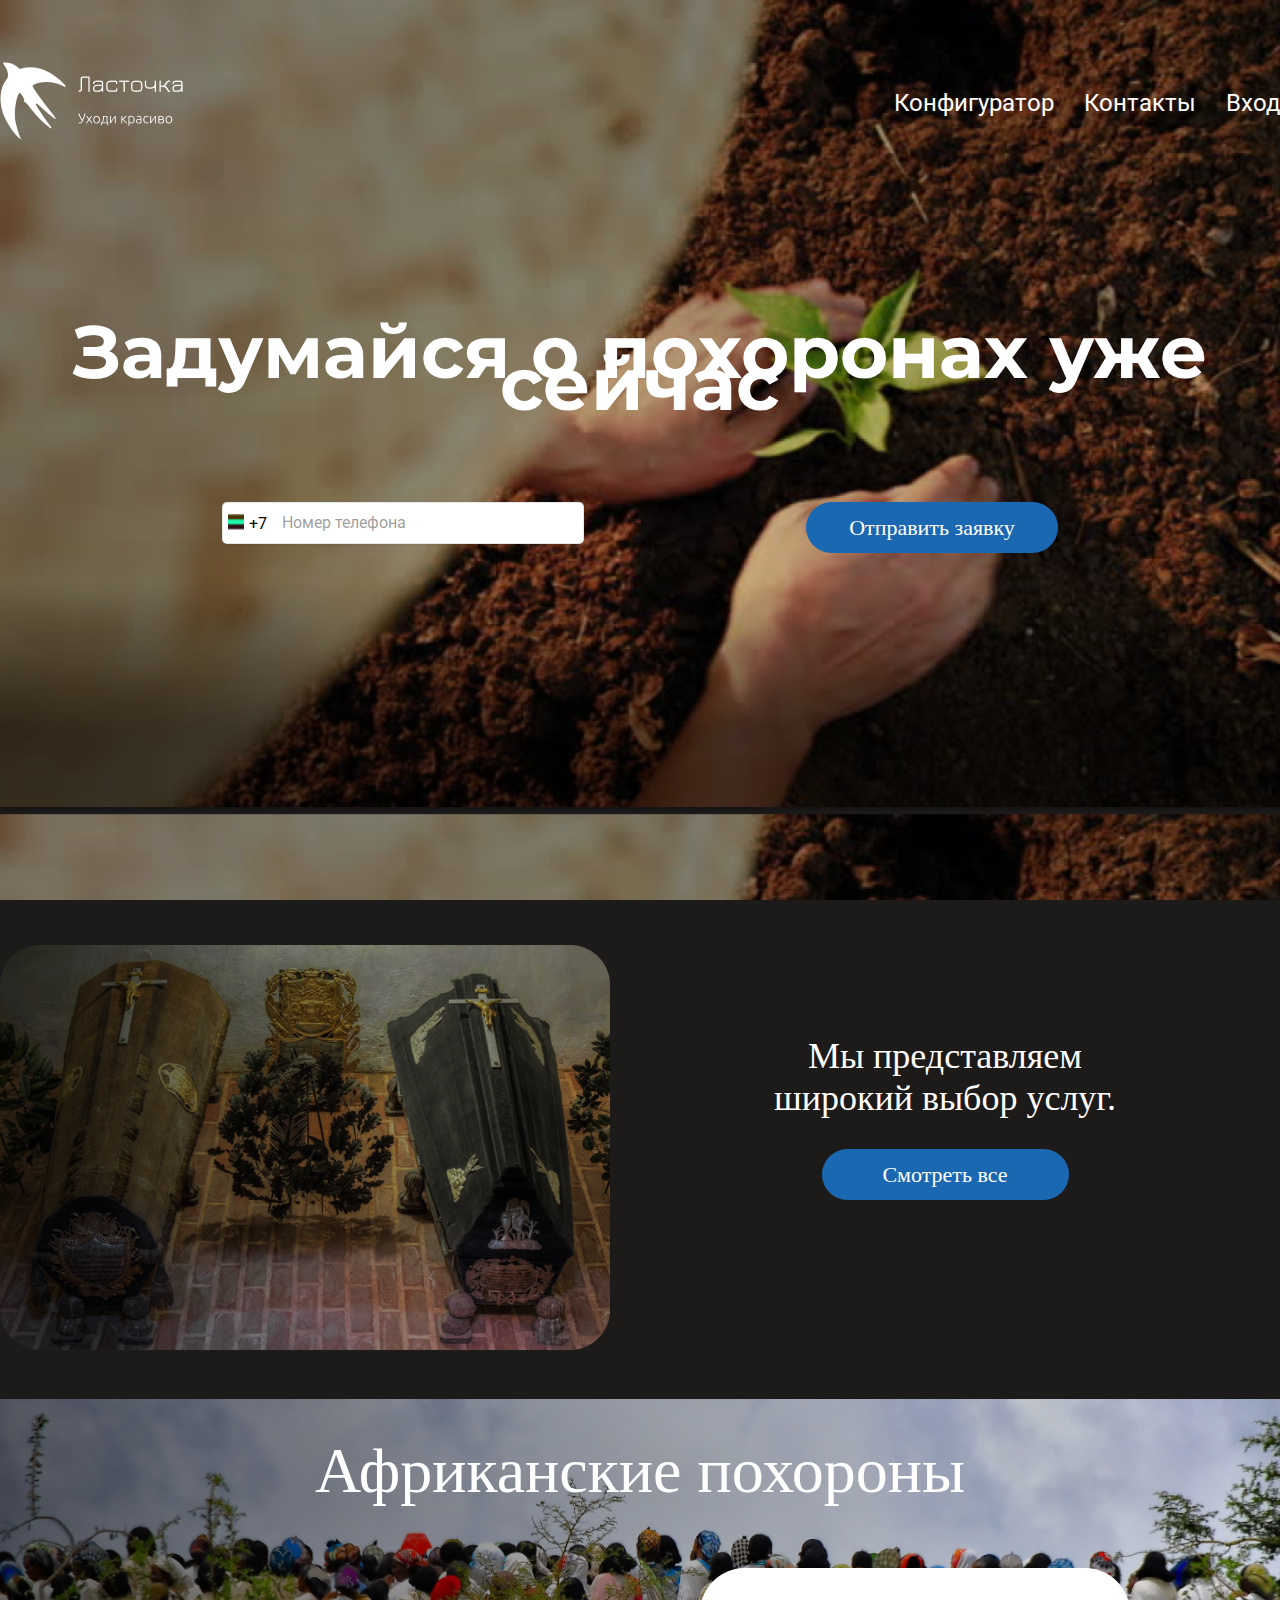
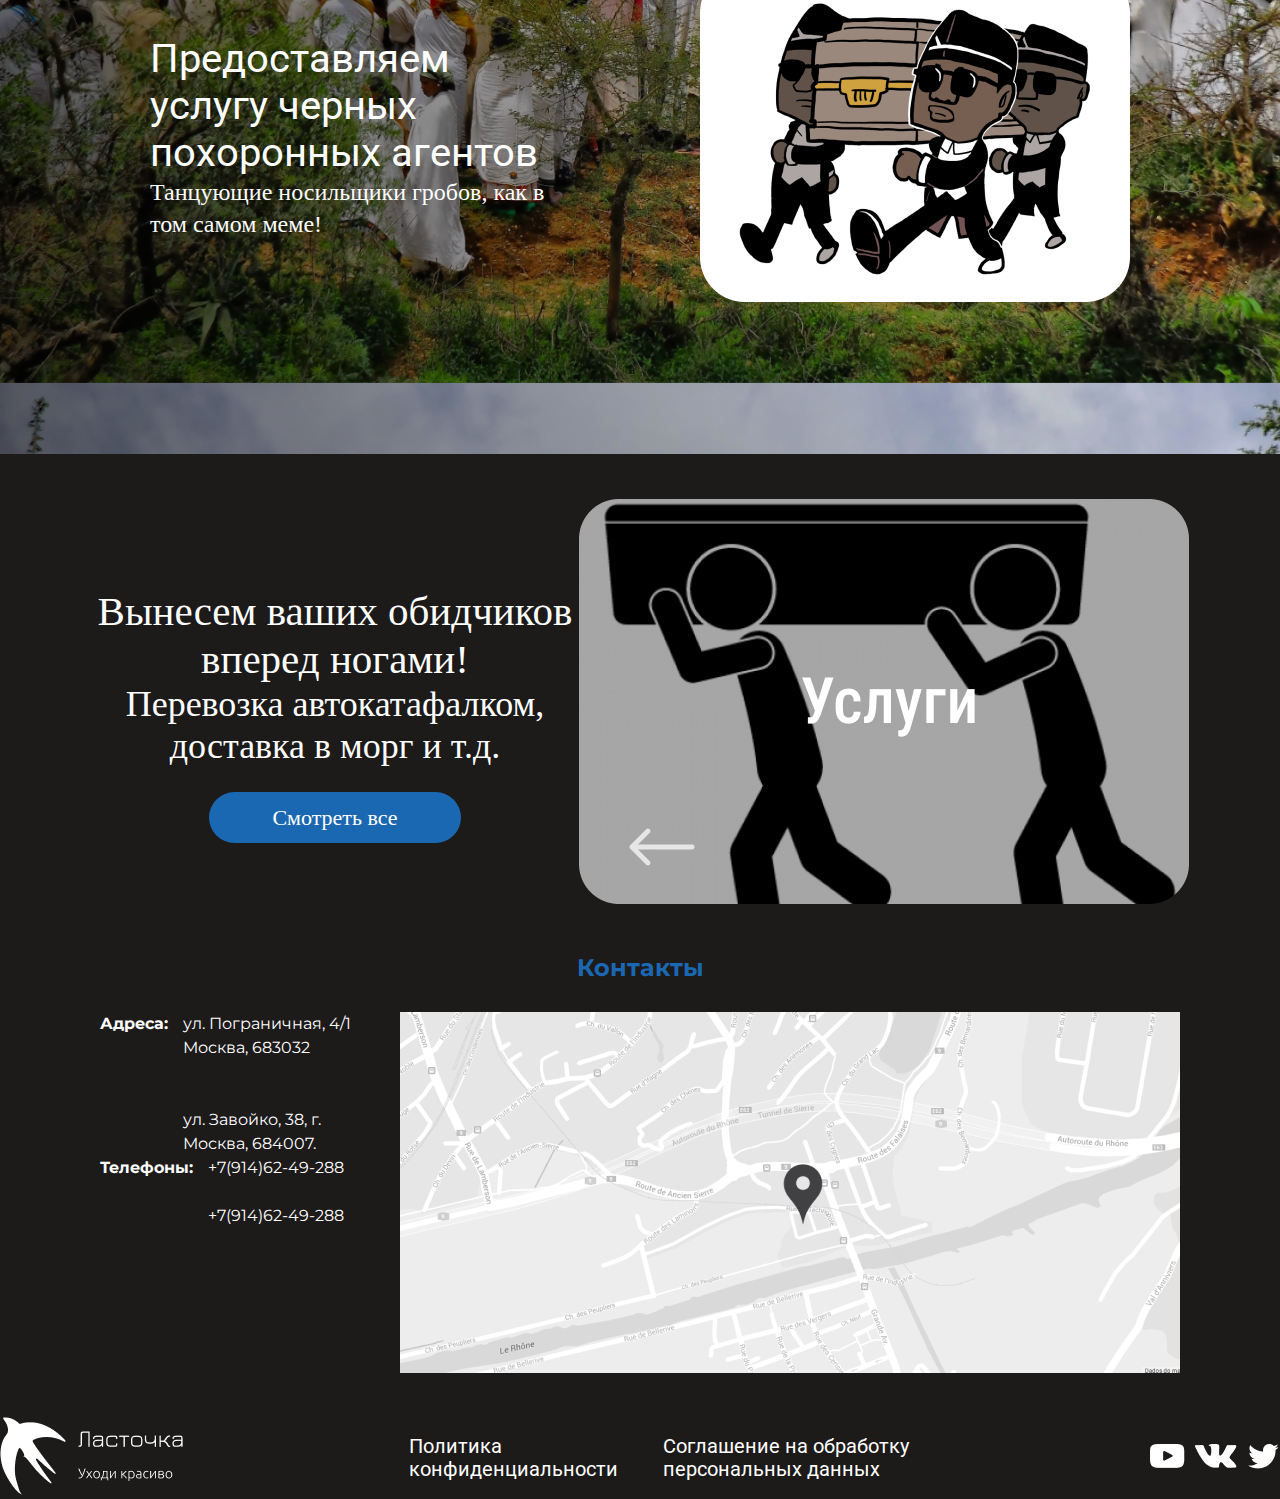
<file: index.html>
<!DOCTYPE html>
<html lang="en">
<head>
    <meta charset="UTF-8">
    <meta http-equiv="X-UA-Compatible" content="IE=edge">
    <meta name="viewport" content="width=device-width, initial-scale=1.0">
    <link rel="stylesheet" href="scss/index.css">
    <title>Похоронное агенство</title>
</head>
<body>
    <header>
        <div class="container">
            <nav class="price__nav">
                <div class="">
                    <img src="images/navigete/logo_white.png" alt="">
                </div>
                <div class="price__elements">
                    <ul>
                        <li><a href="">Конфигуратор</a></li>
                        <li><a href="">Контакты</a></li>
                        <li><a href="">Вход</a></li>
                    </ul>
                </div>
            </nav>
            <div class="nav__title">
                <h1>Задумайся о похоронах уже сейчас</h1>
                <div class="form__phone">
                    <div class="form__input">
                        <div class="form__select">
                            <img src="images/other/Frame.png" alt="">
                            <p>+7</p>
                        </div>
                        <input type="text" placeholder="Номер телефона">
                    </div>
                    <div class="form__submits">
                        <button>Отправить заявку</button>
                    </div>
                </div>
            </div>
        </div>
    </header>
    <main>
        <div class="container">
            <section class="promos">
                <div class="promos__img">
                    <img src="images/index/акции.png" alt="">
                </div>
                <div class="promos__text">
                    <h5>Мы представляем широкий выбор услуг.</h5>
                    <button>Смотреть все</button>
                </div>
            </section>
        </div>
        <section class="vip">
            <div class="container">
                <h2 class="vip__title">Африканские похороны </h2>
                <div class="vip__setka">
                    <div class="vip__text">
                        <h5>Предоставляем услугу черных похоронных агентов</h5>
                        <p>Танцующие носильщики гробов, как в том самом меме!</p>
                    </div>
                    <div class="vip__img">
                        <img src="images/index/африканская гифка.png" alt="">
                    </div>
                </div>
            </div>
        </section>
        <section class="nogi">
            <div class="container">
                <div class="nogi__setka">
                    <div class="nogi__left">
                        <h1>Вынесем ваших обидчиков вперед ногами! </h1>
                        <p>Перевозка автокатафалком, доставка в морг и т.д.</p>
                        <button>Смотреть все</button>
                    </div>
                    
                    <div class="">
                        <img src="images/index/услуги пикча.png" alt="">
                    </div>
                </div>
            </div>
        </section>
        <section class="contact">
            <div class="container">
                <h1 class="contact__title"> Контакты</h1>
                <div class="contact__setka">
                    <div class="contact__left">
                        <div class="contact__info">
                            <div class="contact__ul">
                                Адреса:
                            </div>
                            <div class="contact__li">
                                ул. Пограничная, 4/1 Москва, 683032 
                                <br>
                                <br>
                                <br>
                                ул. Завойко, 38, г. Москва, 684007.
                            </div>
                        </div>
                        <div class="contact__info">
                            <div class="contact__ul">
                                Телефоны:
                            </div>
                            <div class="contact__li">
                                +7(914)62-49-288 
                                <br>
                                <br>
                                +7(914)62-49-288 
                            </div>
                        </div>
                    </div>
                    <div class="contact__right">
                        <img src="images/index/map.png" alt="">
                    </div>
                </div>
            </div>
        </section>
    </main>
    <footer class="container">
            <div class="footer__logo">
                <img src="images/navigete/logo_white.png" alt="">
            </div>
            <div class="footer__link">
                <p><a href="#">Политика конфиденциальности</a></p>
                <p><a href="#">Соглашение на обработку персональных данных </a></p>
            </div>
            <div class="footer__img">
                <div class="footer__icons"><img src="images/footer/iconYouTube 1.png" alt=""></div>
                <div class="footer__icons"><img src="images/footer/iconVK 1.png" alt=""></div>
                <div class="footer__icons"><img src="images/footer/iconTwitter 1.png" alt=""></div>
            </div>
    </footer>
</body>
</html>
</file>
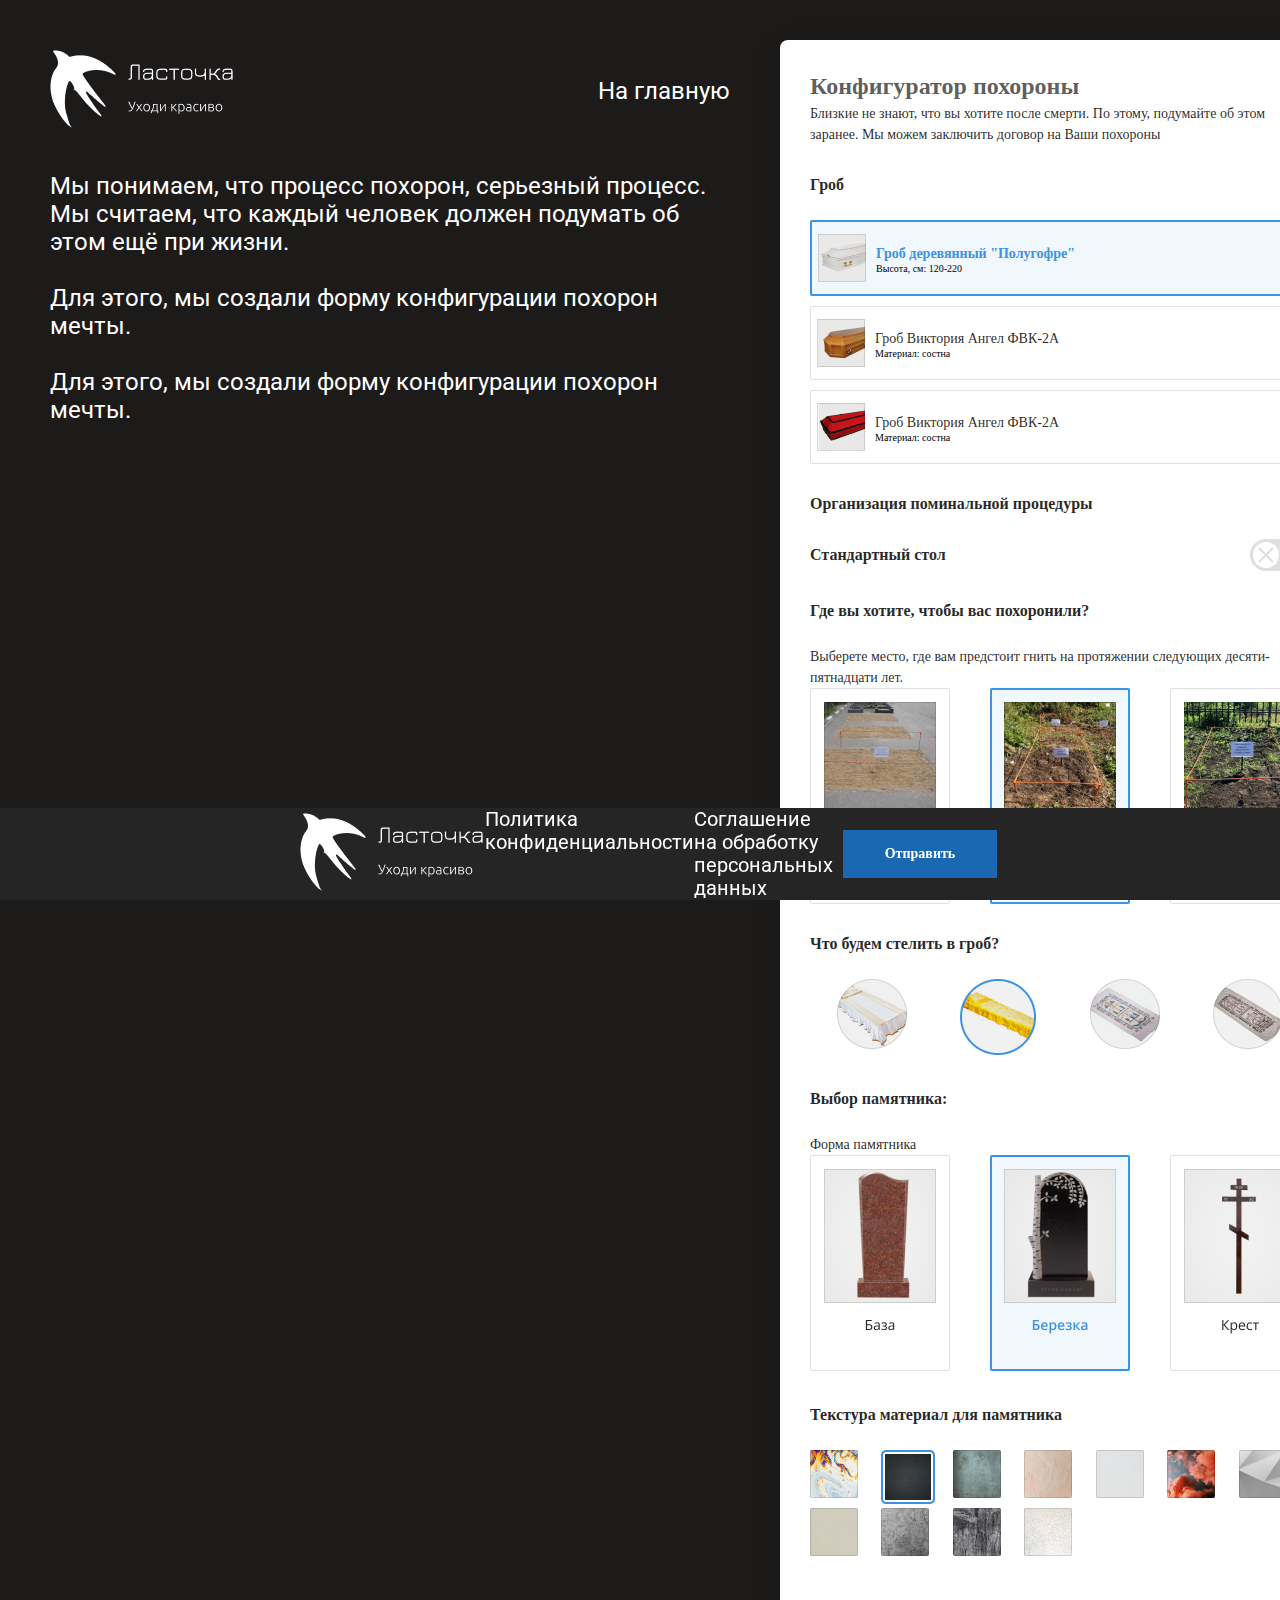
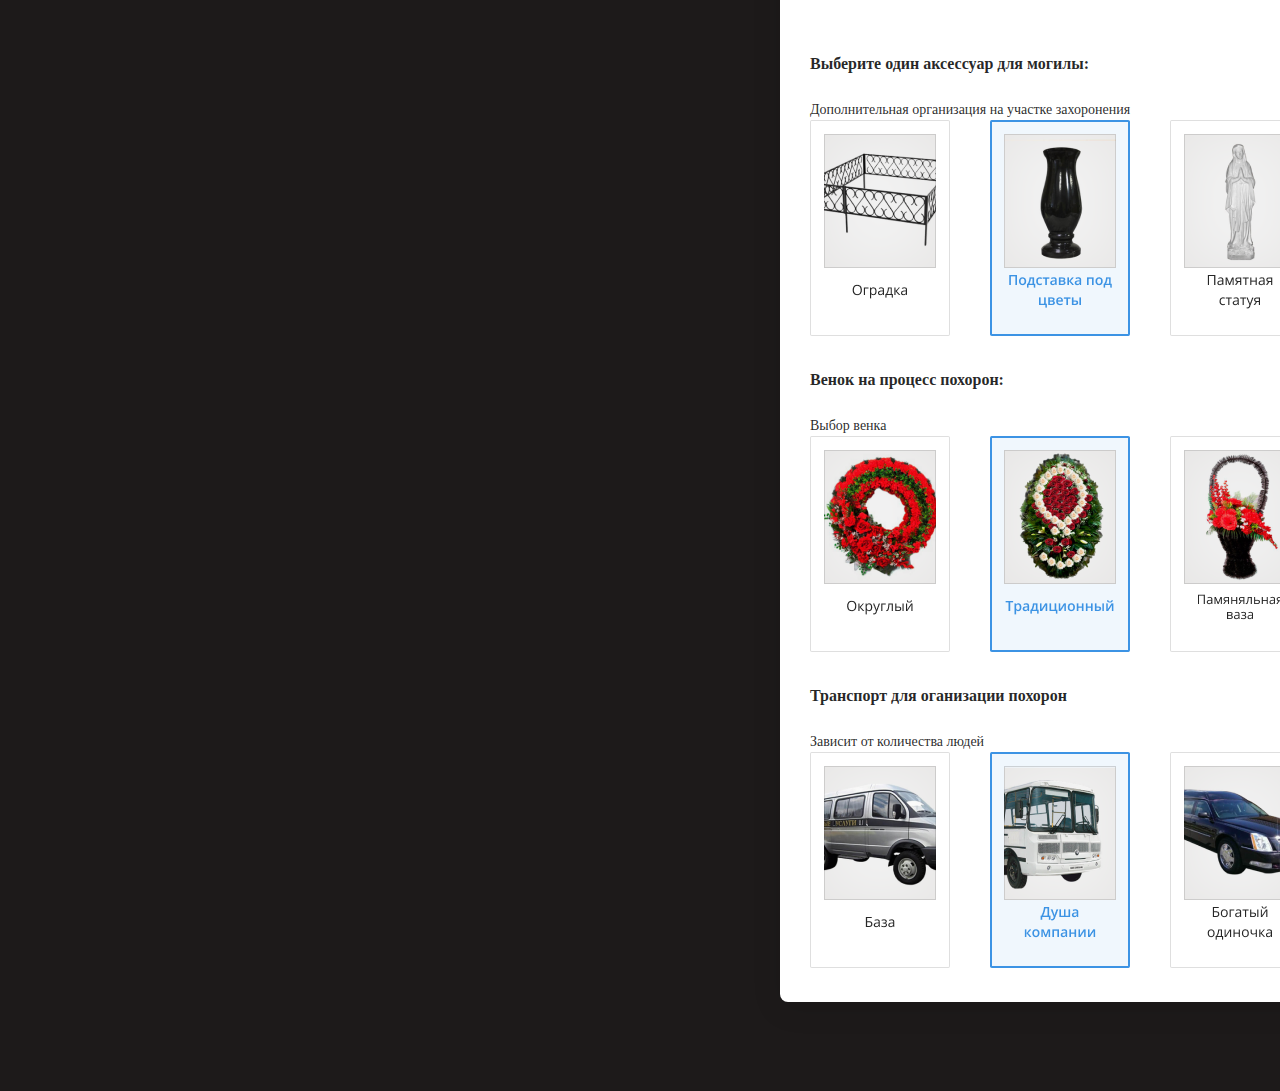
<file: configurator.html>
<!DOCTYPE html>
<html lang="en">
<head>
    <meta charset="UTF-8">
    <meta http-equiv="X-UA-Compatible" content="IE=edge">
    <meta name="viewport" content="width=device-width, initial-scale=1.0">
    <link rel="stylesheet" href="scss/configurator.css">
    <title>Похоронное агенство</title>
</head>
<body>
    <main class="configurator">
        <div class="configurator__left">
            <div class="navigate">
                <div class="navigate__img">
                    <img src="images/navigete/logo_white.png" alt="">
                </div>
                <div class="">
                    <h3 class="navigate__link"><a href="">На главную</a></h3>
                </div>
            </div>
            <div class="configurator__text">
                <p>Мы понимаем, что процесс похорон, серьезный процесс. 
                    Мы считаем, что каждый человек должен подумать об этом ещё при жизни.
                    <br>
                    <br>
                    Для этого, мы создали форму конфигурации похорон мечты.
                    <br>
                    <br>
                    Для этого, мы создали форму конфигурации похорон мечты.
                </p>
            </div>
        </div>
        <div class="configurator__right">
           <form action="">
                <h1>Конфигуратор похороны</h1>
                <p>Близкие не знают, что вы хотите после смерти. По этому, подумайте об этом заранее. Мы можем заключить договор на Ваши похороны</p>
                <div class="grob">
                    <h4 class="grob__title">Гроб</h4>
                    <div>
                        <div class="grob__select-se">
                            <img src="images/configurator/grob1.png" alt="">
                            <div class="">
                                <h4>Гроб деревянный "Полугофре"</h4>
                                <p>Высота, см: 120-220</p>
                            </div>
                        </div>
                        <div class="grob__select">
                            <img src="images/configurator/grob2.png" alt="">
                            <div class="">
                                <h4>Гроб Виктория Ангел ФВК-2А</h4>
                                <p>Материал: состна</p>
                            </div>
                        </div>
                        <div class="grob__select">
                            <img src="images/configurator/grob3.png" alt="">
                            <div class="">
                                <h4>Гроб Виктория Ангел ФВК-2А</h4>
                                <p>Материал: состна</p>
                            </div>
                        </div>
                    </div>
                </div>
                <div class="stol">
                    <h4 class="grob__title">Организация поминальной процедуры</h4>
                    <div class="stol__element">
                        <p class="stol__text">Стандартный стол </p>
                        <img src="images/configurator/Switch.png" alt="">
                    </div>
                </div>
                <div class="meet">
                    <h1 class="grob__title">Где вы хотите, чтобы вас похоронили?</h1>
                    <p>Выберете место, где вам предстоит гнить на протяжении следующих десяти-пятнадцати лет.</p>
                    <div class="meet__switcher">
                        <img src="images/configurator/Card.png" alt="">
                        <img src="images/configurator/Card2.png" alt="">
                        <img src="images/configurator/Card3.png" alt="">
                    </div>
                </div>
                <div class="lejanka">
                    <h1 class="grob__title">Что будем стелить в гроб?</h1>
                    <div class="lejanka__mesto">
                        <div class="lejanka__img"><img src="images/configurator/1Swatch, ColourPicker.png" alt=""></div>
                        <div class="lejanka__img"><img src="images/configurator/2Swatch, ColourPicker.png" alt=""></div>
                        <div class="lejanka__img"><img src="images/configurator/3Swatch, ColourPicker.png" alt=""></div>
                        <div class="lejanka__img"><img src="images/configurator/4Swatch, ColourPicker.png" alt=""></div>
                    </div>
                </div>
                <div class="pamatnik">
                    <h1 class="grob__title">Выбор памятника:</h1>
                    <p>Форма памятника</p>
                    <div class="pamatnik__imgs">
                        <div class="pamatnik_img"><img src="images/configurator/1Card.png" alt=""></div>
                        <div class="pamatnik_img"><img src="images/configurator/2Card.png" alt=""></div>
                        <div class="pamatnik_img"><img src="images/configurator/3Card.png" alt=""></div>
                    </div>
                </div>
                <div class="textura">
                    <h1 class="grob__title">Текстура материал для памятника</h1>
                    <div class="textura__list">
                        <div class="textura__element"><img src="images/configurator/Swatch, ColourPicker-1.png" alt=""></div>
                        <div class="textura__element"><img src="images/configurator/Swatch, ColourPicker-2.png" alt=""></div>
                        <div class="textura__element"><img src="images/configurator/Swatch, ColourPicker-3.png" alt=""></div>
                        <div class="textura__element"><img src="images/configurator/Swatch, ColourPicker-4.png" alt=""></div>
                        <div class="textura__element"><img src="images/configurator/Swatch, ColourPicker-5.png" alt=""></div>
                        <div class="textura__element"><img src="images/configurator/Swatch, ColourPicker-6.png" alt=""></div>
                        <div class="textura__element"><img src="images/configurator/Swatch, ColourPicker-7.png" alt=""></div>
                        <div class="textura__element"><img src="images/configurator/Swatch, ColourPicker-8.png" alt=""></div>
                        <div class="textura__element"><img src="images/configurator/Swatch, ColourPicker-9.png" alt=""></div>
                        <div class="textura__element"><img src="images/configurator/Swatch, ColourPicker-10.png" alt=""></div>
                        <div class="textura__element"><img src="images/configurator/Swatch, ColourPicker-11.png" alt=""></div>
                    </div>
                </div>
                <div class="pamatnik">
                    <h1 class="grob__title">Выберите один аксессуар для могилы:</h1>
                    <p>Дополнительная организация на участке захоронения</p>
                    <div class="pamatnik__imgs">
                        <div class="pamatnik_img"><img src="images/configurator/Card (2).png" alt=""></div>
                        <div class="pamatnik_img"><img src="images/configurator/Card-1.png" alt=""></div>
                        <div class="pamatnik_img"><img src="images/configurator/Card-2.png" alt=""></div>
                    </div>
                </div>
                <div class="pamatnik">
                    <h1 class="grob__title">Венок на процесс похорон:</h1>
                    <p>Выбор венка</p>
                    <div class="pamatnik__imgs">
                        <div class="pamatnik_img"><img src="images/configurator/Card-3.png" alt=""></div>
                        <div class="pamatnik_img"><img src="images/configurator/Card-4.png" alt=""></div>
                        <div class="pamatnik_img"><img src="images/configurator/Card-5.png" alt=""></div>
                    </div>
                </div>
                <div class="pamatnik">
                    <h1 class="grob__title">Транспорт для оганизации похорон</h1>
                    <p>Зависит от количества людей</p>
                    <div class="pamatnik__imgs">
                        <div class="pamatnik_img"><img src="images/configurator/Card-6.png" alt=""></div>
                        <div class="pamatnik_img"><img src="images/configurator/8Card.png" alt=""></div>
                        <div class="pamatnik_img"><img src="images/configurator/Card-7.png" alt=""></div>
                    </div>
                </div>
           </form>
        </div>
    </main>
    <footer>
            <div class="footer__logo">
                <img src="images/navigete/logo_white.png" alt="">
            </div>
            <div class="footer__link">
                <p><a href="#">Политика конфиденциальности</a></p>
                <p><a href="#">Соглашение на обработку персональных данных </a></p>
            </div>
            <div class="footer__img">
                <div class="footer__icons"><button>Отправить</button></div>
            </div>
        
    </footer>
</body>
</html>
</file>
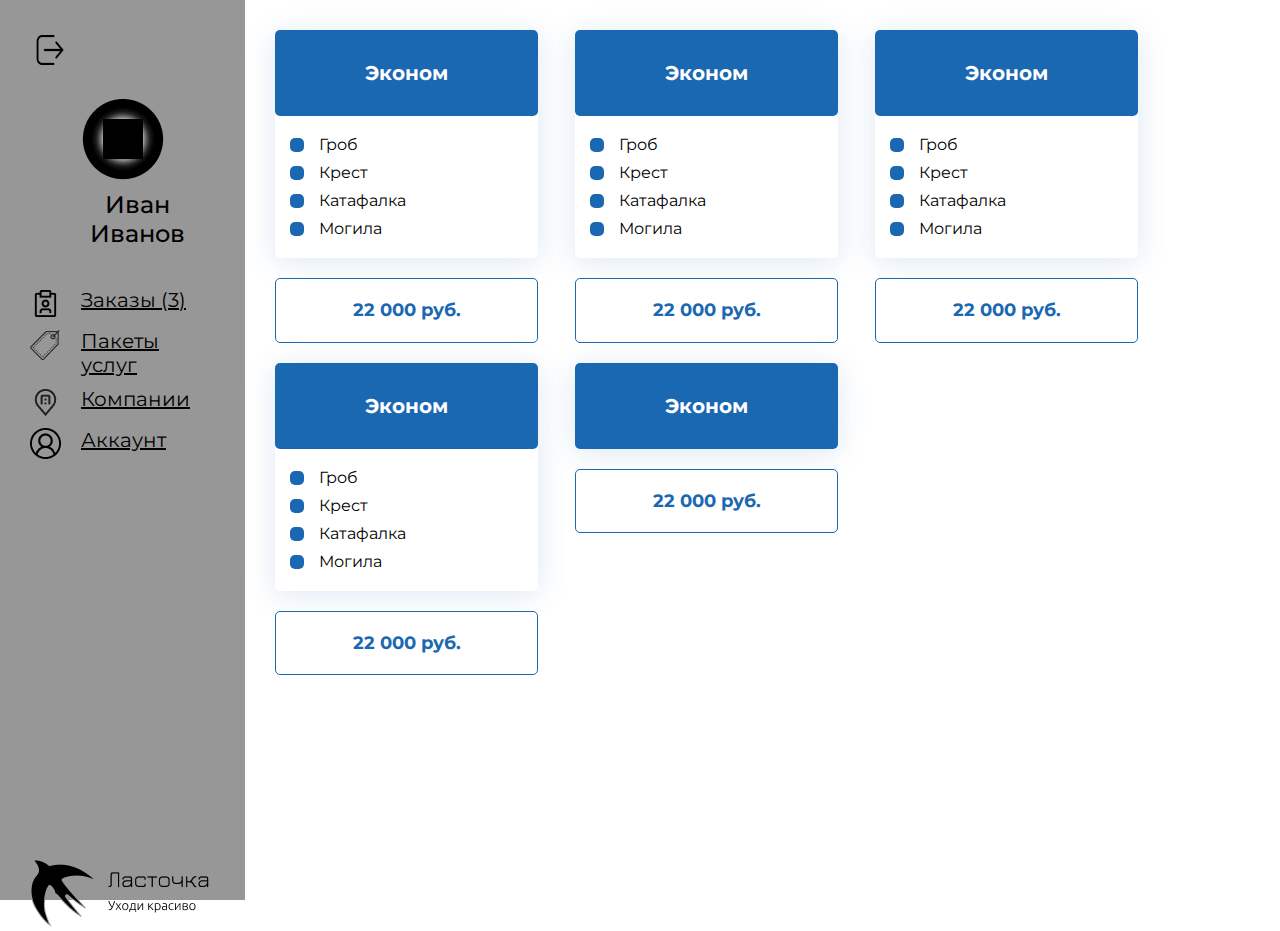
<file: lk_account.html>
<!DOCTYPE html>
<html lang="en">
<head>
    <meta charset="UTF-8">
    <meta http-equiv="X-UA-Compatible" content="IE=edge">
    <meta name="viewport" content="width=device-width, initial-scale=1.0">
    <title>LK</title>
    <link rel="stylesheet" href="scss/lk.css">
</head>
<body class="container">
    <nav class="nav">
        <div class="nav__element">
            <img src="images/lk/exit.png" alt="">
            <div class="nav__account">
                <img src="images/lk/лого партнера.png" alt="">
                <h4>Иван Иванов</h4>
            </div>
            <ul>
                <li>
                    <img src="images/lk/carbon_order-details.png" alt="">
                    <p><a href="#">Заказы (3)</a></p>
                </li>
                <li>
                    <img src="images/lk/3339027-business-tools-price-tag_106938 1.png" alt="">
                    <p><a href="#">Пакеты услуг</a></p>
                </li>
                <li>
                    <img src="images/lk/carbon_location-company.png" alt="">
                    <p><a href="#">Компании</a></p>
                </li>
                <li>
                    <img src="images/lk/codicon_account.png" alt="">
                    <p class="nav__active"><a href="#" class="nav__active">Аккаунт</a></p>
                </li>
            </ul>
        </div>
        <div class="nav__logo">
            <img src="images/navigete/logo_back.png" alt="">
        </div>
    </nav>
    <main>
        <div class="price__setka">
            <div class="price__card">
                <div class="price__pascal">
                    <div class="price__title">
                        <h3>Эконом</h3>
                    </div>
                    <ul class="price__list">
                        <li><p class="price__elem"><span class="price__special"></span>Гроб</p></li>
                        <li><p class="price__elem"><span class="price__special"></span>Крест</p></li>
                        <li><p class="price__elem"><span class="price__special"></span>Катафалка</p></li>
                        <li><p class="price__elem"><span class="price__special"></span>Могила</p></li>
                    </ul>
                </div>
                <button>22 000 руб.</button>
            </div>
            <div class="price__card">
                <div class="price__pascal">
                    <div class="price__title">
                        <h3>Эконом</h3>
                    </div>
                    <ul class="price__list">
                        <li><p class="price__elem"><span class="price__special"></span>Гроб</p></li>
                        <li><p class="price__elem"><span class="price__special"></span>Крест</p></li>
                        <li><p class="price__elem"><span class="price__special"></span>Катафалка</p></li>
                        <li><p class="price__elem"><span class="price__special"></span>Могила</p></li>
                    </ul>
                </div>
                <button>22 000 руб.</button>
            </div>
            <div class="price__card">
                <div class="price__pascal">
                    <div class="price__title">
                        <h3>Эконом</h3>
                    </div>
                    <ul class="price__list">
                        <li><p class="price__elem"><span class="price__special"></span>Гроб</p></li>
                        <li><p class="price__elem"><span class="price__special"></span>Крест</p></li>
                        <li><p class="price__elem"><span class="price__special"></span>Катафалка</p></li>
                        <li><p class="price__elem"><span class="price__special"></span>Могила</p></li>
                    </ul>
                </div>
                <button>22 000 руб.</button>
            </div>
            <div class="price__card">
                <div class="price__pascal">
                    <div class="price__title">
                        <h3>Эконом</h3>
                    </div>
                    <ul class="price__list">
                        <li><p class="price__elem"><span class="price__special"></span>Гроб</p></li>
                        <li><p class="price__elem"><span class="price__special"></span>Крест</p></li>
                        <li><p class="price__elem"><span class="price__special"></span>Катафалка</p></li>
                        <li><p class="price__elem"><span class="price__special"></span>Могила</p></li>
                    </ul>
                </div>
                <button>22 000 руб.</button>
            </div>
            <div class="price__card">
                <div class="price__pascal">
                    <div class="price__title">
                        <h3>Эконом</h3>
                    </div>
                </div>
                <button>22 000 руб.</button>
            </div>
        </div>
    </main>
</body>
</html>
</file>
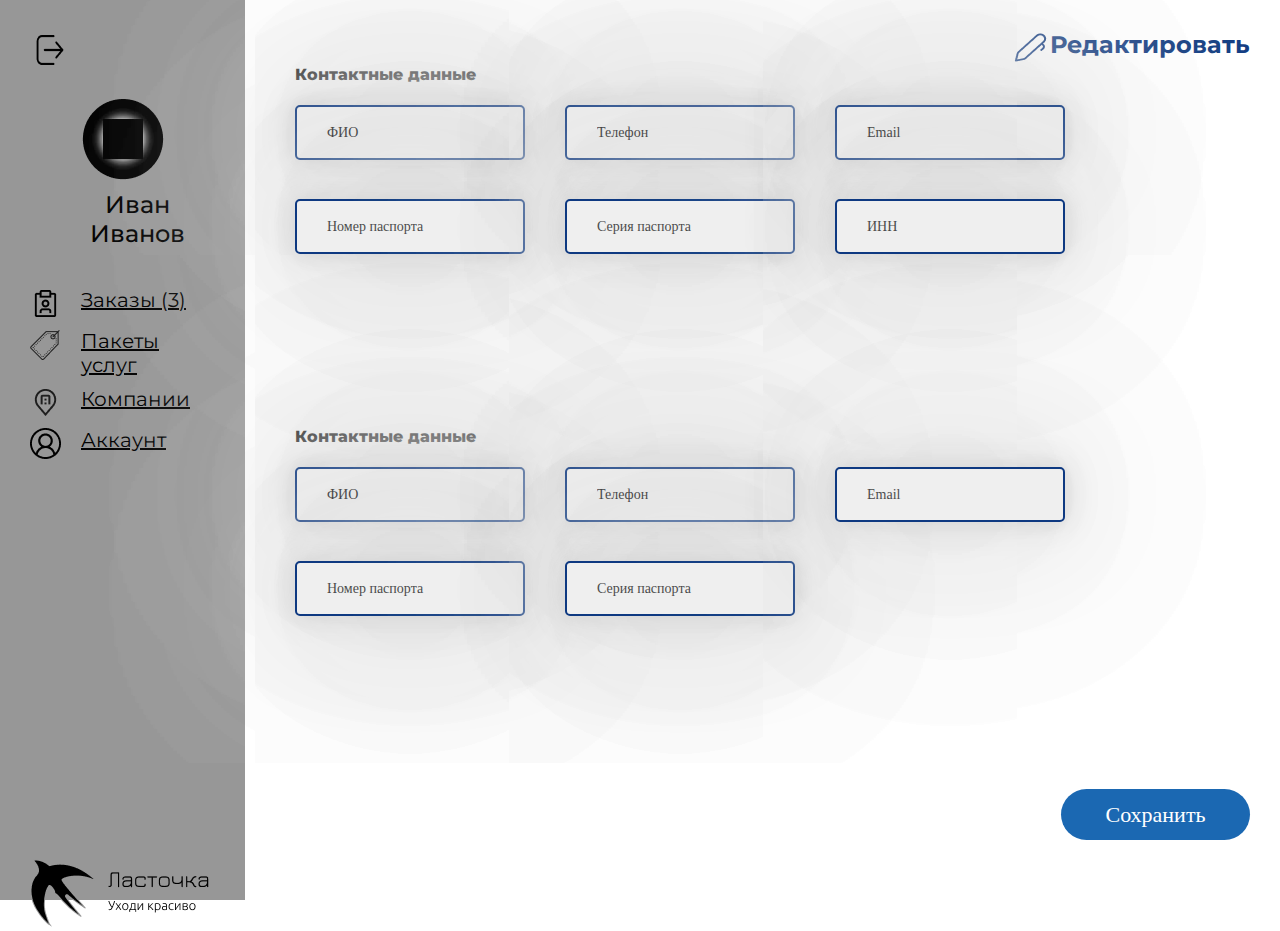
<file: lk_index.html>
<!DOCTYPE html>
<html lang="en">
<head>
    <meta charset="UTF-8">
    <meta http-equiv="X-UA-Compatible" content="IE=edge">
    <meta name="viewport" content="width=device-width, initial-scale=1.0">
    <title>LK</title>
    <link rel="stylesheet" href="scss/lk.css">
</head>
<body class="container">
    <nav class="nav">
        <div class="nav__element">
            <img src="images/lk/exit.png" alt="">
            <div class="nav__account">
                <img src="images/lk/лого партнера.png" alt="">
                <h4>Иван Иванов</h4>
            </div>
            <ul>
                <li>
                    <img src="images/lk/carbon_order-details.png" alt="">
                    <p><a href="#">Заказы (3)</a></p>
                </li>
                <li>
                    <img src="images/lk/3339027-business-tools-price-tag_106938 1.png" alt="">
                    <p><a href="#">Пакеты услуг</a></p>
                </li>
                <li>
                    <img src="images/lk/carbon_location-company.png" alt="">
                    <p><a href="#">Компании</a></p>
                </li>
                <li>
                    <img src="images/lk/codicon_account.png" alt="">
                    <p class="nav__active"><a href="#" class="nav__active">Аккаунт</a></p>
                </li>
            </ul>
        </div>
        <div class="nav__logo">
            <img src="images/navigete/logo_back.png" alt="">
        </div>
    </nav>
    <main>
        <div class="main__line">
            <button style="display: flex;
            background: white;
            border: none;
            font-family: 'Montserrat';
            font-style: normal;
            font-weight: 700;
            font-size: 24px;
            line-height: 29px;

            color: #0E3981;
            ">
                <img src="images/lk/fluent_pen-20-regular.png" alt="">
                <p class="main__button">Редактировать</p>
            </button>
        </div>
        <form action="">
            <div class="main__form">
                <h4 class="main__title">Контактные данные</h4>
                <div class="angry-grid">
                    <div id="item-0">
                        <input type="text" class="angry__input" placeholder="ФИО">
                        <input type="text" class="angry__input" placeholder="Номер паспорта">
                    </div>
                    <div id="item-1">
                        <input type="text" class="angry__input" placeholder="Телефон">
                        <input type="text" class="angry__input" placeholder="Серия паспорта">
                    </div>
                    <div id="item-2">
                        <input type="text" class="angry__input" placeholder="Email">
                        <input type="text" class="angry__input" placeholder="ИНН">
                    </div>
                </div>
            </div>
            <div class="main__form">
                <h4 class="main__title">Контактные данные</h4>
                <div class="angry-grid">
                    <div id="item-0">
                        <input type="text" class="angry__input" placeholder="ФИО">
                        <input type="text" class="angry__input" placeholder="Номер паспорта">
                    </div>
                    <div id="item-1">
                        <input type="text" class="angry__input" placeholder="Телефон">
                        <input type="text" class="angry__input" placeholder="Серия паспорта">
                    </div>
                    <div id="item-2">
                        <input type="text" class="angry__input" placeholder="Email">
                    </div>
                </div>
            </div>
            <div class="main__submit">
                <button class="button">Сохранить</button>
            </div>
        </form>
    </main>
</body>
</html>
</file>
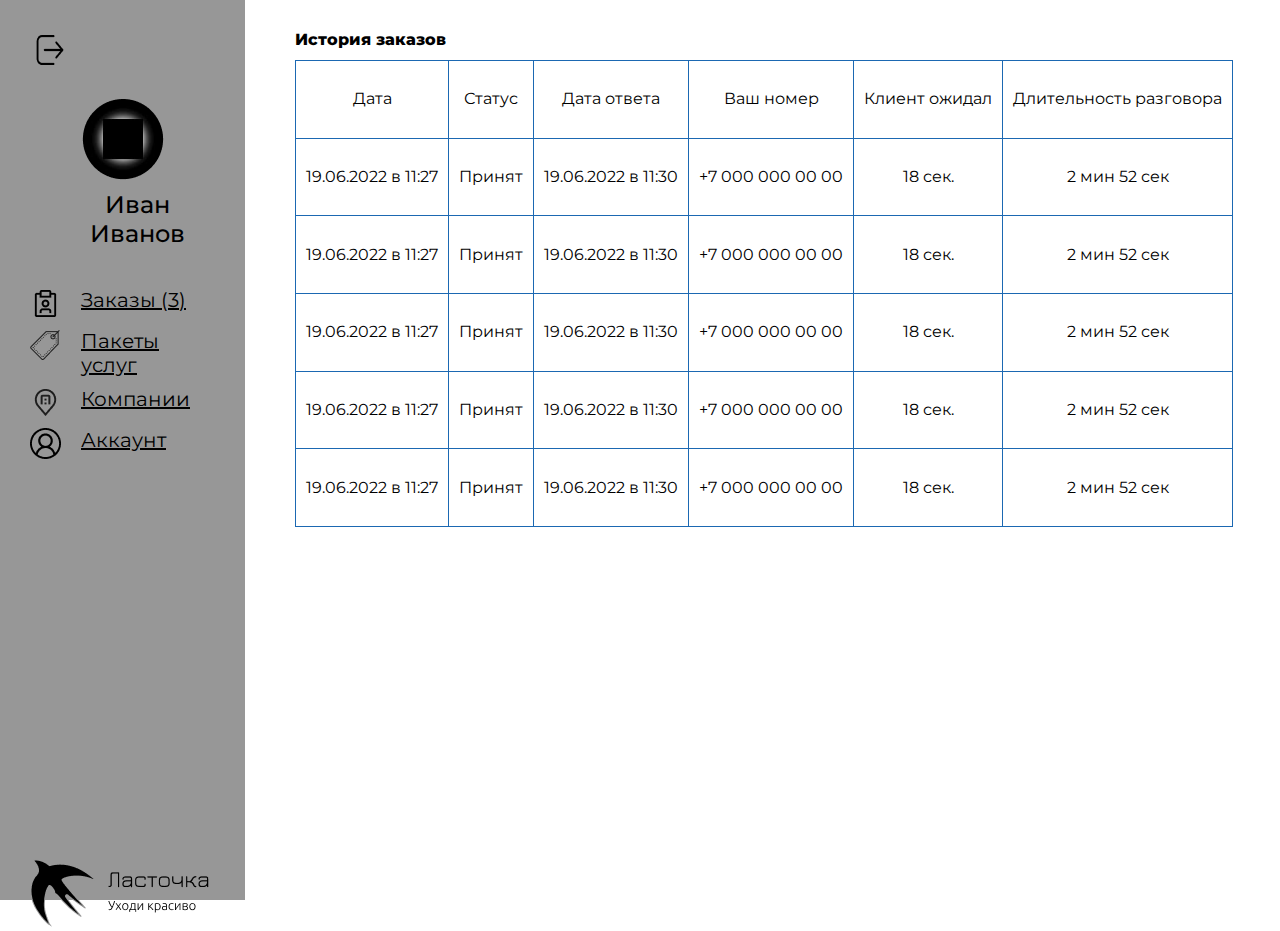
<file: lk_orders.html>
<!DOCTYPE html>
<html lang="en">
<head>
    <meta charset="UTF-8">
    <meta http-equiv="X-UA-Compatible" content="IE=edge">
    <meta name="viewport" content="width=device-width, initial-scale=1.0">
    <title>LK</title>
    <link rel="stylesheet" href="scss/lk.css">
</head>
<body class="container">
    <nav class="nav">
        <div class="nav__element">
            <img src="images/lk/exit.png" alt="">
            <div class="nav__account">
                <img src="images/lk/лого партнера.png" alt="">
                <h4>Иван Иванов</h4>
            </div>
            <ul>
                <li>
                    <img src="images/lk/carbon_order-details.png" alt="">
                    <p><a href="#">Заказы (3)</a></p>
                </li>
                <li>
                    <img src="images/lk/3339027-business-tools-price-tag_106938 1.png" alt="">
                    <p><a href="#">Пакеты услуг</a></p>
                </li>
                <li>
                    <img src="images/lk/carbon_location-company.png" alt="">
                    <p><a href="#">Компании</a></p>
                </li>
                <li>
                    <img src="images/lk/codicon_account.png" alt="">
                    <p class="nav__active"><a href="#" class="nav__active">Аккаунт</a></p>
                </li>
            </ul>
        </div>
        <div class="nav__logo">
            <img src="images/navigete/logo_back.png" alt="">
        </div>
    </nav>
    <main>
        <h4 class="main__title">История заказов</h4>
        <div class="">
            <table>
                <tr>
                 <th>Дата</th>
                 <th>Статус</th>
                 <th>Дата ответа</th>
                 <th>Ваш номер</th>
                 <th>Клиент ожидал</th>
                 <th>Длительность разговора</th>
                </tr>
                <tr>
                    <th><p>19.06.2022 в 11:27</p></th>
                    <th><p>Принят</p></th>
                    <th><p>19.06.2022 в 11:30</p></th>
                    <th><p>+7 000 000 00 00</p></th>
                    <th><p>18 сек.</p></th>
                    <th><p>2 мин 52 сек</p></th>
                </tr>
                <tr>
                    <th><p>19.06.2022 в 11:27</p></th>
                    <th><p>Принят</p></th>
                    <th><p>19.06.2022 в 11:30</p></th>
                    <th><p>+7 000 000 00 00</p></th>
                    <th><p>18 сек.</p></th>
                    <th><p>2 мин 52 сек</p></th>
                </tr>
                <tr>
                    <th><p>19.06.2022 в 11:27</p></th>
                    <th><p>Принят</p></th>
                    <th><p>19.06.2022 в 11:30</p></th>
                    <th><p>+7 000 000 00 00</p></th>
                    <th><p>18 сек.</p></th>
                    <th><p>2 мин 52 сек</p></th>
                </tr>
                <tr>
                    <th><p>19.06.2022 в 11:27</p></th>
                    <th><p>Принят</p></th>
                    <th><p>19.06.2022 в 11:30</p></th>
                    <th><p>+7 000 000 00 00</p></th>
                    <th><p>18 сек.</p></th>
                    <th><p>2 мин 52 сек</p></th>
                </tr>
                <tr>
                    <th><p>19.06.2022 в 11:27</p></th>
                    <th><p>Принят</p></th>
                    <th><p>19.06.2022 в 11:30</p></th>
                    <th><p>+7 000 000 00 00</p></th>
                    <th><p>18 сек.</p></th>
                    <th><p>2 мин 52 сек</p></th>
                </tr>
            </table>
        </div>
    </main>
</body>
</html>
</file>
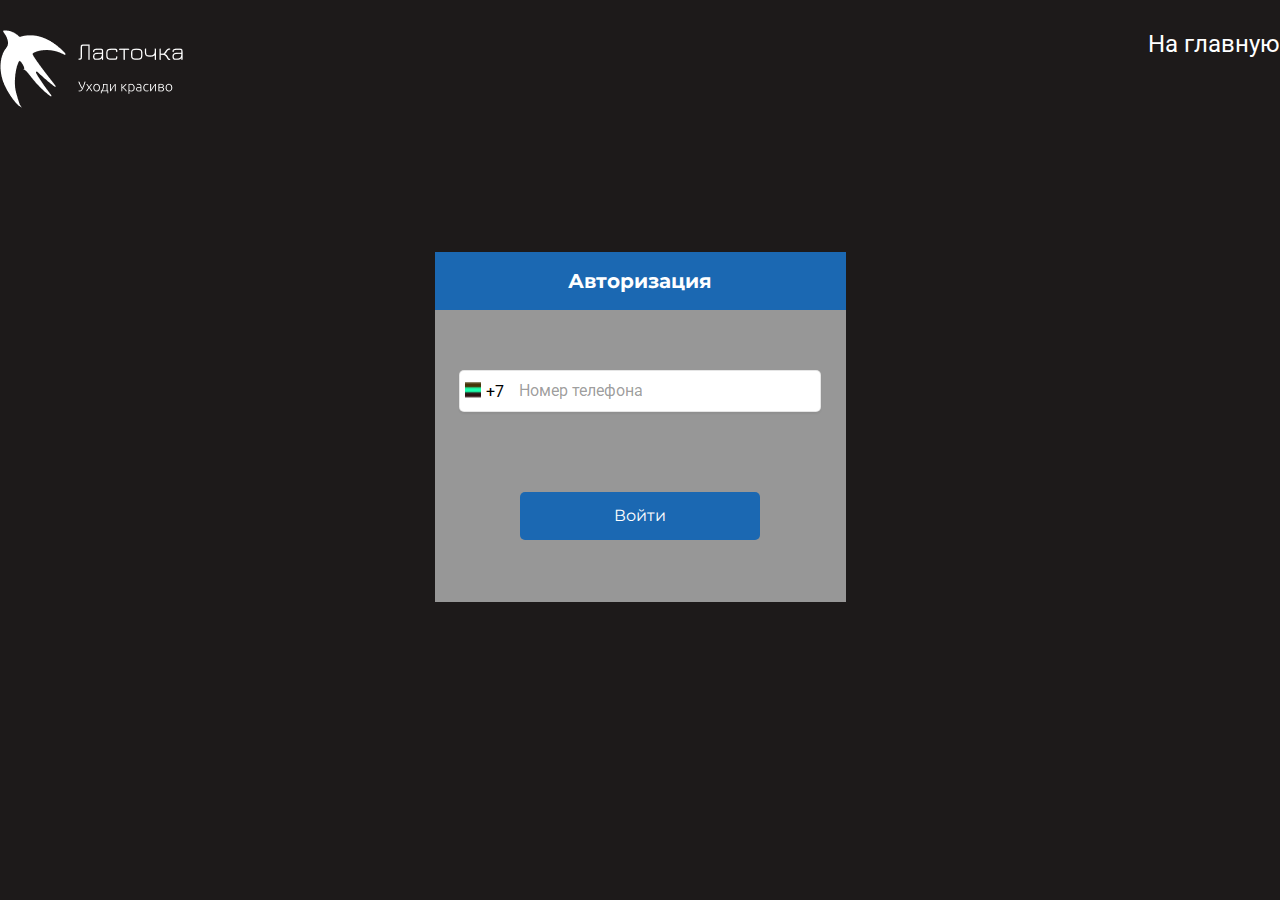
<file: login.html>
<!DOCTYPE html>
<html lang="en">
<head>
    <meta charset="UTF-8">
    <meta http-equiv="X-UA-Compatible" content="IE=edge">
    <meta name="viewport" content="width=device-width, initial-scale=1.0">
    <title>Login</title>
    <link rel="stylesheet" href="scss/login.css">
</head>
<body>
    <div class="container">
        <div class="nav">
            <div class="nav__logo">
                <img src="images/navigete/logo_white.png" alt="">
            </div>
            <div class="nav__link">
                <p><a href="#">На главную</a></p>
            </div>
        </div>
        <div class="form">
            <div class="form__element">
                <div class="form__title">
                    <h1>Авторизация</h1>
                </div>
                <form action="">
                    <div class="form__input">
                        <div class="form__select">
                            <img src="images/other/Frame.png" alt="">
                            <p>+7</p>
                        </div>
                        <input type="text" placeholder="Номер телефона">
                    </div>
                    <div class="form__night-button">
                        <button class="form__button">Войти</button>
                    </div>
                </form>
            </div>
        </div>
    </div>
</body>
</html>
</file>
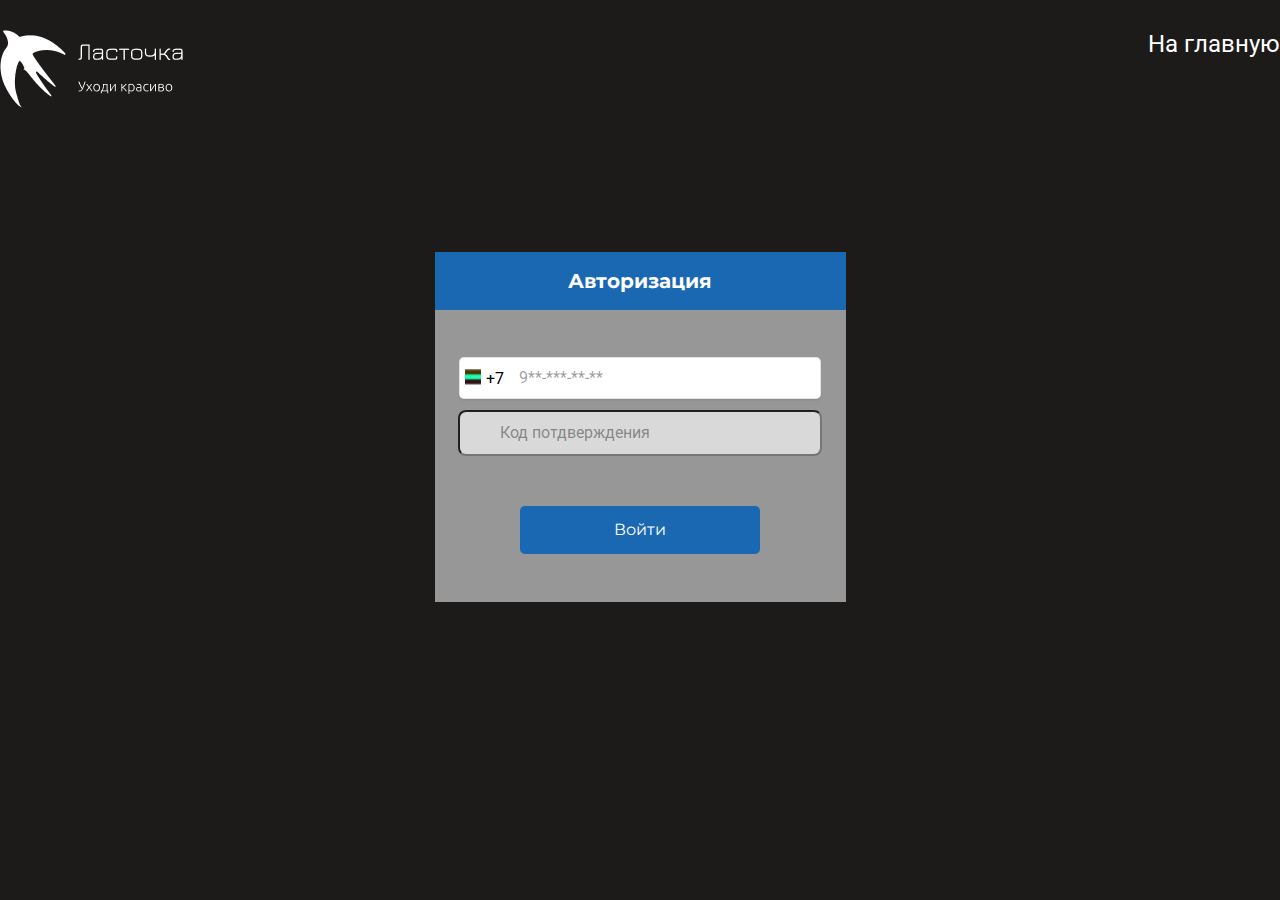
<file: login_stepTwo.html>
<!DOCTYPE html>
<html lang="en">
<head>
    <meta charset="UTF-8">
    <meta http-equiv="X-UA-Compatible" content="IE=edge">
    <meta name="viewport" content="width=device-width, initial-scale=1.0">
    <title>Login</title>
    <link rel="stylesheet" href="scss/login.css">
</head>
<body>
    <div class="container">
        <div class="nav">
            <div class="nav__logo">
                <img src="images/navigete/logo_white.png" alt="">
            </div>
            <div class="nav__link">
                <p><a href="#">На главную</a></p>
            </div>
        </div>
        <div class="form">
            <div class="form__element">
                <div class="form__title">
                    <h1>Авторизация</h1>
                </div>
                <form action="">
                    <div class="form__input form__input-ci">
                        <div class="form__select">
                            <img src="images/other/Frame.png" alt="">
                            <p>+7</p>
                        </div>
                        <input type="text" placeholder="9**-***-**-**" disabled>
                    </div>
                    <div class="form__values">
                        <input type="text" class="input__code" placeholder="Код потдверждения">
                    </div>
                    <div class="form__night-button form__night-button-ci">
                        <button class="form__button">Войти</button>
                    </div>
                </form>
            </div>
        </div>
    </div>
</body>
</html>
</file>
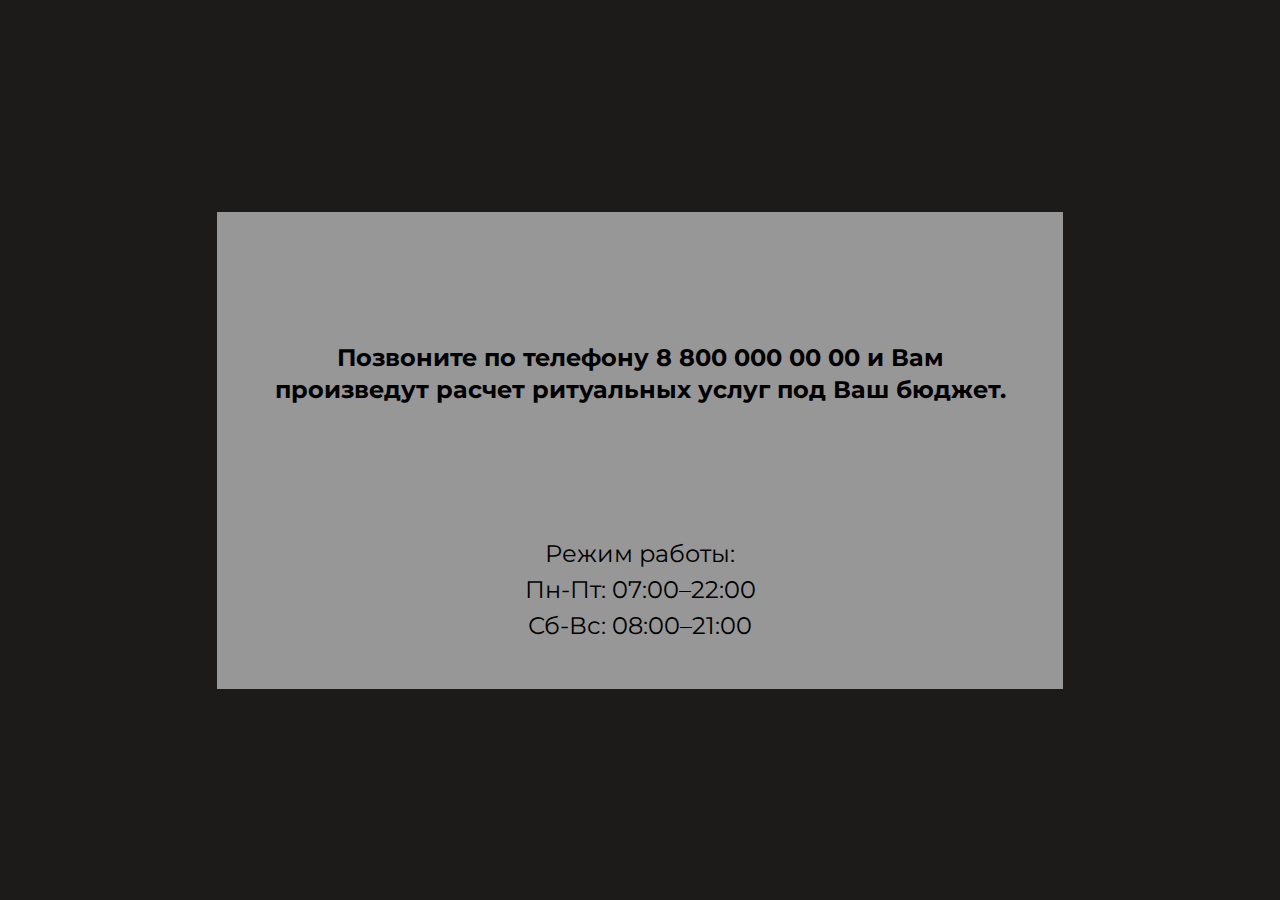
<file: model.html>
<!DOCTYPE html>
<html lang="en">
<head>
    <meta charset="UTF-8">
    <meta http-equiv="X-UA-Compatible" content="IE=edge">
    <meta name="viewport" content="width=device-width, initial-scale=1.0">
    <title>Modal</title>
    <link rel="stylesheet" href="scss/modal.css">
</head>
<body>
    <div class="container">
        <div class="modal">
            <h1 class="modal__title">
                Позвоните по телефону 8 800 000 00 00 и Вам <br>произведут расчет ритуальных услуг под Ваш бюджет.
            </h1>
            <p class="modal__text">Режим работы:
                <br>
                Пн-Пт: 07:00–22:00
                <br>
                Сб-Вс: 08:00–21:00</p>
        </div>
    </div>
</body>
</html>
</file>
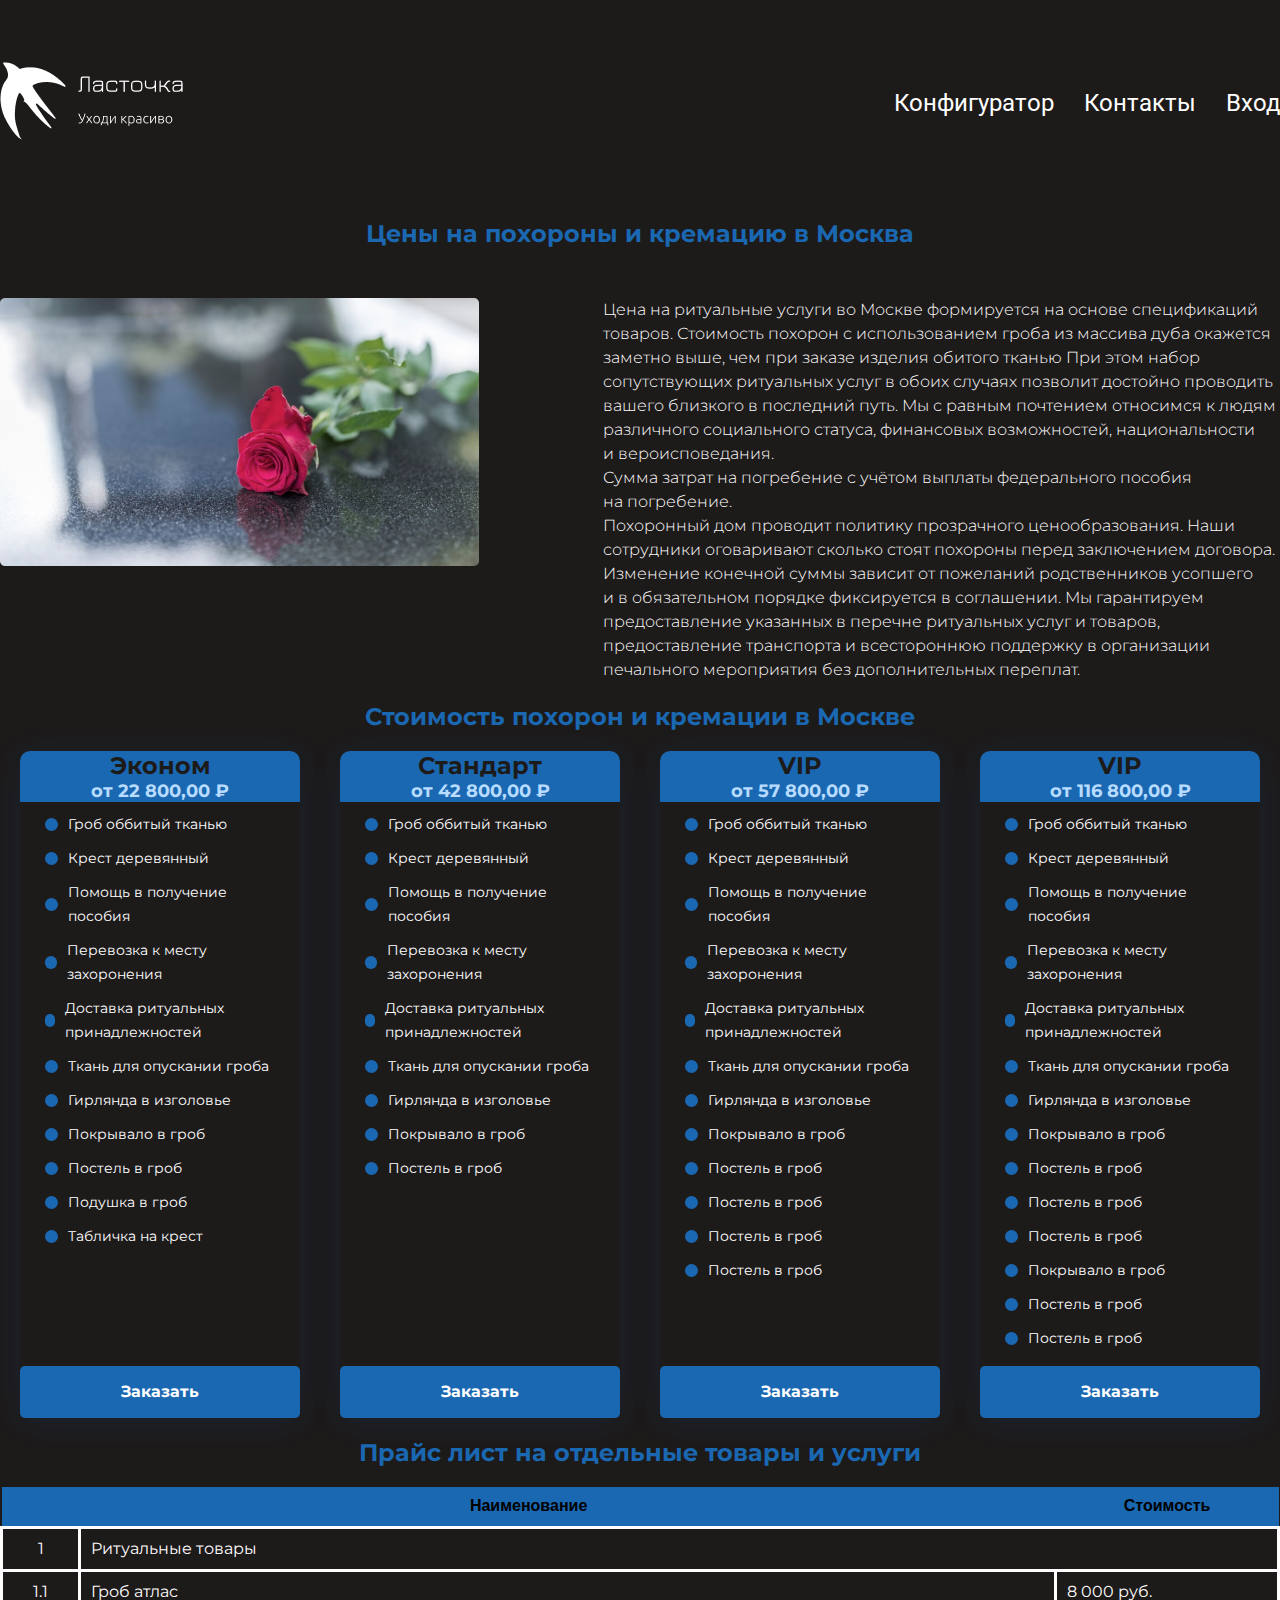
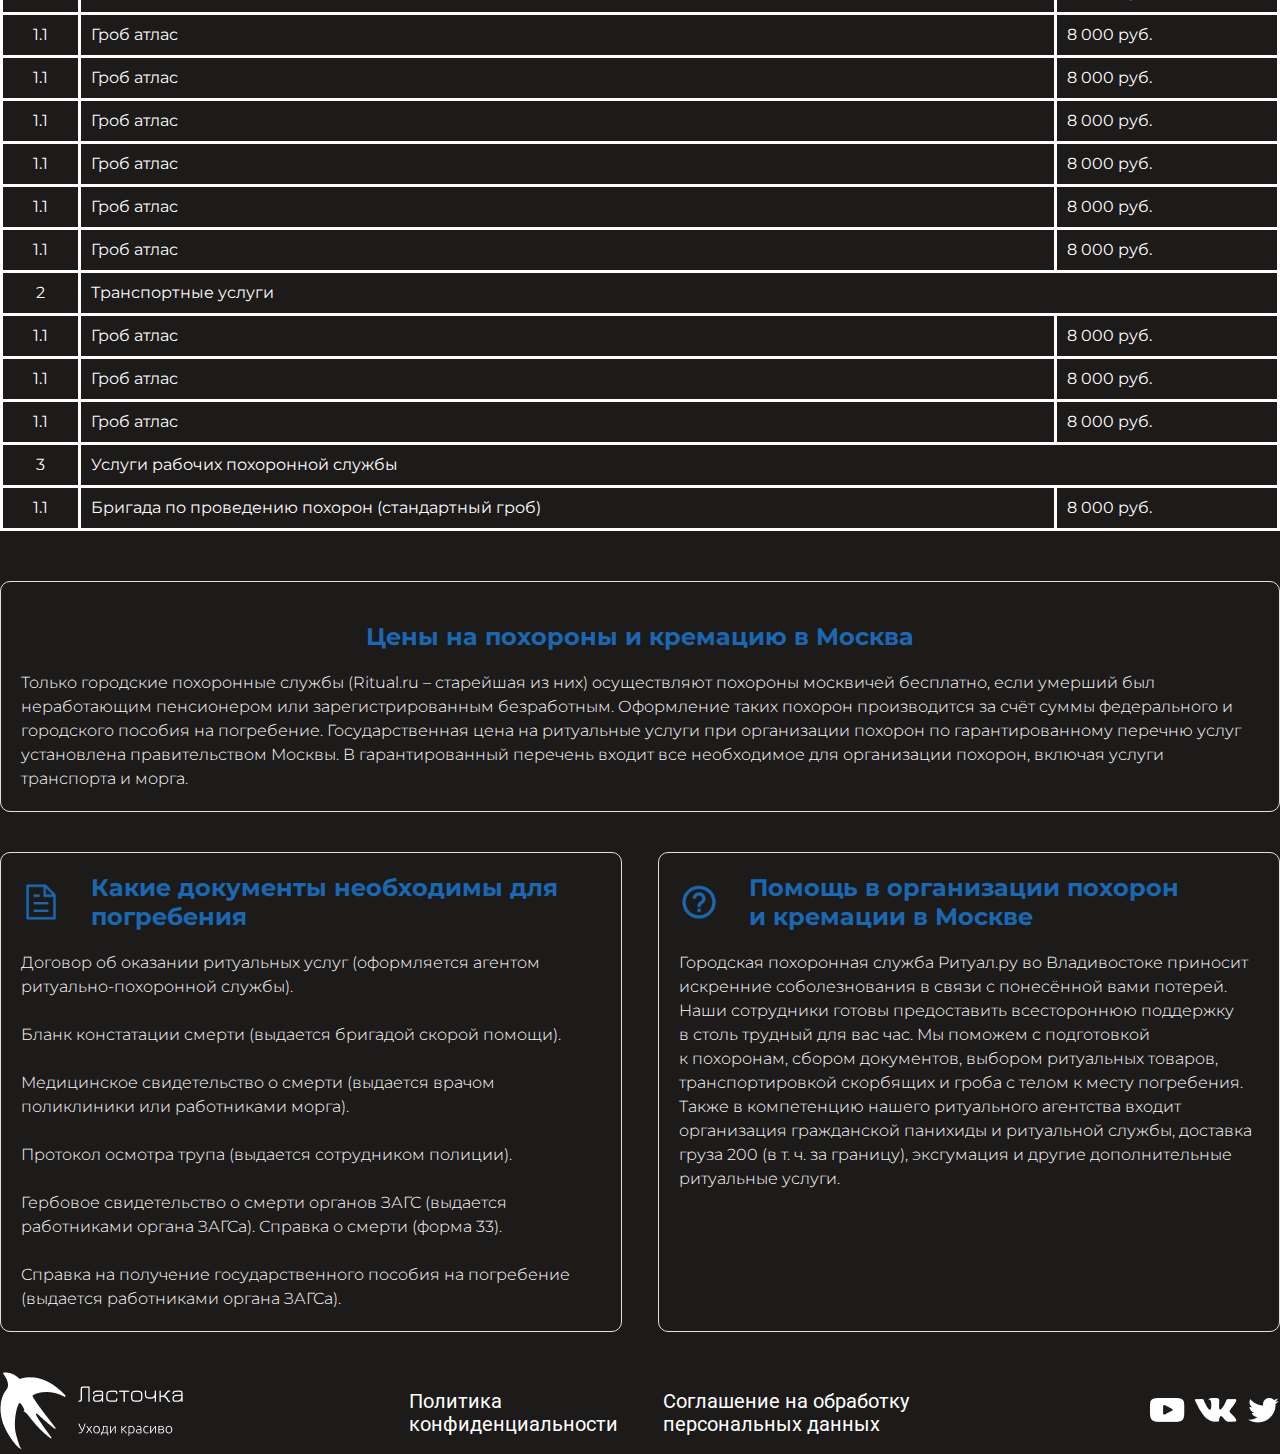
<file: price.html>
<!DOCTYPE html>
<html lang="en">
<head>
    <meta charset="UTF-8">
    <meta http-equiv="X-UA-Compatible" content="IE=edge">
    <meta name="viewport" content="width=device-width, initial-scale=1.0">
    <link rel="stylesheet" href="scss/style.css">
    <title>Похоронное агенство</title>
</head>
<body class="price__page">

    <nav class="price__nav">
        <div class="">
            <img src="images/navigete/logo_white.png" alt="">
        </div>
        <div class="price__elements">
            <ul>
                <li><a href="">Конфигуратор</a></li>
                <li><a href="">Контакты</a></li>
                <li><a href="">Вход</a></li>
            </ul>
        </div>
    </nav>
    <main class="price__main">
        <section class="main__promo">
            <h1 class="promo__title">
                Цены на похороны и кремацию в Москва
            </h1>
            <div class="promo__info">
                <div class="promo__img">
                    <img src="images/price/promo/roza.png" alt="">
                </div>
                <div class="promo__text">
                    <p>Цена на ритуальные услуги во Москве формируется на основе спецификаций товаров. Стоимость похорон с использованием гроба из массива дуба окажется заметно выше, чем при заказе изделия обитого тканью При этом набор сопутствующих ритуальных услуг в обоих случаях позволит достойно проводить вашего близкого в последний путь. Мы с равным почтением относимся к людям различного социального статуса, финансовых возможностей, национальности и вероисповедания.
                        <br>
                        Сумма затрат на погребение с учётом выплаты федерального пособия на погребение.
                        <br>
                        Похоронный дом проводит политику прозрачного ценообразования. Наши сотрудники оговаривают сколько стоят похороны перед заключением договора. Изменение конечной суммы зависит от пожеланий родственников усопшего и в обязательном порядке фиксируется в соглашении. Мы гарантируем предоставление указанных в перечне ритуальных услуг и товаров, предоставление транспорта и всестороннюю поддержку в организации печального мероприятия без дополнительных переплат.</p>
                </div>
            </div>
        </section>
        <section class="orice">
            <h1 class="promo__title">
                Стоимость похорон и кремации в Москве
            </h1>
            <div class="orice__line">
                <div class="price__card">
                    <div class="orice__price">
                        <p class="orice__title">Эконом</p>
                        <p class="orice__cost">от 22 800,00 ₽</p>
                    </div>
                    <div class="orice__list">
                        <ul>
                            <li class="orice__element"><span></span><p>Гроб оббитый тканью</p></li>
                            <li class="orice__element"><span></span><p>Крест деревянный</p>                            </li>
                            <li class="orice__element"><span></span><p>Помощь в получение пособия</p></li>
                            <li class="orice__element"><span></span><p>Перевозка к месту захоронения</p></li>
                            <li class="orice__element"><span></span><p>Доставка ритуальных принадлежностей    </p>                        </li>
                            <li class="orice__element"><span></span><p>Ткань для опускании гроба   </p>                         </li>
                            <li class="orice__element"><span></span><p>Гирлянда в изголовье</p></li>
                            <li class="orice__element"><span></span><p>Покрывало в гроб</p></li>
                            <li class="orice__element"><span></span><p>Постель в гроб</p></li>
                            <li class="orice__element"><span></span><p>Подушка в гроб</p></li>
                            <li class="orice__element"><span></span><p>Табличка на крест</p></li>
                        </ul>
                    </div>
                    <button class="orice__button">Заказать</button>
                </div>
                
                <div class="price__card">
                    <div class="orice__price">
                        <p class="orice__title">Стандарт</p>
                        <p class="orice__cost">от 42 800,00 ₽</p>
                    </div>
                    <div class="orice__list">
                        <ul>
                            <li class="orice__element"><span></span><p>Гроб оббитый тканью</p></li>
                            <li class="orice__element"><span></span><p>Крест деревянный</p>                            </li>
                            <li class="orice__element"><span></span><p>Помощь в получение пособия</p></li>
                            <li class="orice__element"><span></span><p>Перевозка к месту захоронения</p></li>
                            <li class="orice__element"><span></span><p>Доставка ритуальных принадлежностей    </p>                        </li>
                            <li class="orice__element"><span></span><p>Ткань для опускании гроба   </p>                         </li>
                            <li class="orice__element"><span></span><p>Гирлянда в изголовье</p></li>
                            <li class="orice__element"><span></span><p>Покрывало в гроб</p></li>
                            <li class="orice__element"><span></span><p>Постель в гроб</p></li>
                        </ul>
                    </div>
                    <button class="orice__button">Заказать</button>
                </div>
                <div class="price__card">
                    <div class="orice__price">
                        <p class="orice__title">VIP</p>
                        <p class="orice__cost">от 57 800,00 ₽</p>
                    </div>
                    <div class="orice__list">
                        <ul>
                            <li class="orice__element"><span></span><p>Гроб оббитый тканью</p></li>
                            <li class="orice__element"><span></span><p>Крест деревянный</p>                            </li>
                            <li class="orice__element"><span></span><p>Помощь в получение пособия</p></li>
                            <li class="orice__element"><span></span><p>Перевозка к месту захоронения</p></li>
                            <li class="orice__element"><span></span><p>Доставка ритуальных принадлежностей    </p>                        </li>
                            <li class="orice__element"><span></span><p>Ткань для опускании гроба   </p>                         </li>
                            <li class="orice__element"><span></span><p>Гирлянда в изголовье</p></li>
                            <li class="orice__element"><span></span><p>Покрывало в гроб</p></li>
                            <li class="orice__element"><span></span><p>Постель в гроб</p></li>
                            <li class="orice__element"><span></span><p>Постель в гроб</p></li>
                            <li class="orice__element"><span></span><p>Постель в гроб</p></li>
                            <li class="orice__element"><span></span><p>Постель в гроб</p></li>
                        </ul>
                    </div>
                    <button class="orice__button">Заказать</button>
                </div>
                <div class="price__card">
                    <div class="orice__price">
                        <p class="orice__title">VIP</p>
                        <p class="orice__cost">от 116 800,00 ₽</p>
                    </div>
                    <div class="orice__list">
                        <ul>
                            <li class="orice__element"><span></span><p>Гроб оббитый тканью</p></li>
                            <li class="orice__element"><span></span><p>Крест деревянный</p>                            </li>
                            <li class="orice__element"><span></span><p>Помощь в получение пособия</p></li>
                            <li class="orice__element"><span></span><p>Перевозка к месту захоронения</p></li>
                            <li class="orice__element"><span></span><p>Доставка ритуальных принадлежностей    </p>                        </li>
                            <li class="orice__element"><span></span><p>Ткань для опускании гроба   </p>                         </li>
                            <li class="orice__element"><span></span><p>Гирлянда в изголовье</p></li>
                            
                            <li class="orice__element"><span></span><p>Покрывало в гроб</p></li>
                            <li class="orice__element"><span></span><p>Постель в гроб</p></li>
                            <li class="orice__element"><span></span><p>Постель в гроб</p></li>
                            <li class="orice__element"><span></span><p>Постель в гроб</p></li>
                            
                            <li class="orice__element"><span></span><p>Покрывало в гроб</p></li>
                            <li class="orice__element"><span></span><p>Постель в гроб</p></li>
                            <li class="orice__element"><span></span><p>Постель в гроб</p></li>
                            <li class="orice__element"><span></span><p>Постель в гроб</p></li>
                            <li class="orice__element"><span></span><p>Постель в гроб</p></li>
                        </ul>
                    </div>
                    <button class="orice__button">Заказать</button>
                </div>
            </div>
        </section>
        <section>
            <h1 class="promo__title">
                Прайс лист на отдельные товары и услуги
            </h1>
            <table>
                <thead class="table__thear">
                    <tr>
                        <th colspan="2">Наименование</th>
                        <th>Стоимость</th>
                    </tr>
                </thead>
                <tbody>
                    <tr>
                        <td class="table__number">1</td>
                        <td colspan="2">Ритуальные товары</td>
                    </tr>
                    <tr>
                        <td class="table__number">1.1</td>
                        <td>Гроб атлас</td>
                        <td>8 000 руб.</td>
                    </tr><tr>
                        <td class="table__number">1.1</td>
                        <td>Гроб атлас</td>
                        <td>8 000 руб.</td>
                    </tr><tr>
                        <td class="table__number">1.1</td>
                        <td>Гроб атлас</td>
                        <td>8 000 руб.</td>
                    </tr><tr>
                        <td class="table__number">1.1</td>
                        <td>Гроб атлас</td>
                        <td>8 000 руб.</td>
                    </tr><tr>
                        <td class="table__number">1.1</td>
                        <td>Гроб атлас</td>
                        <td>8 000 руб.</td>
                    </tr><tr>
                        <td class="table__number">1.1</td>
                        <td>Гроб атлас</td>
                        <td>8 000 руб.</td>
                    </tr><tr>
                        <td class="table__number">1.1</td>
                        <td>Гроб атлас</td>
                        <td>8 000 руб.</td>
                    </tr>
                    <tr>
                        <td class="table__number">2</td>
                        <td colspan="2">Транспортные услуги</td>
                    </tr>
                    <tr>
                        <td class="table__number">1.1</td>
                        <td>Гроб атлас</td>
                        <td>8 000 руб.</td>
                    </tr>
                    <tr>
                        <td class="table__number">1.1</td>
                        <td>Гроб атлас</td>
                        <td>8 000 руб.</td>
                    </tr>
                    <tr>
                        <td class="table__number">1.1</td>
                        <td>Гроб атлас</td>
                        <td>8 000 руб.</td>
                    </tr>
                    <tr>
                        <td class="table__number">3</td>
                        <td colspan="2">Услуги рабочих похоронной службы</td>
                    </tr>
                    <tr>
                        <td class="table__number">1.1</td>
                        <td>Бригада по проведению похорон (стандартный гроб)</td>
                        <td>8 000 руб.</td>
                    </tr>
                </tbody>
            </table>
        </section>
        <section class="wonderful">
            <h1 class="promo__title">
                Цены на похороны и кремацию в Москва
            </h1>
            <p class="wonderful__text">
                Только городские похоронные службы (Ritual.ru – старейшая из них) осуществляют похороны москвичей бесплатно, если умерший был неработающим пенсионером или зарегистрированным безработным. Оформление таких похорон производится за счёт суммы федерального и городского пособия на погребение. Государственная цена на ритуальные услуги при организации похорон по гарантированному перечню услуг установлена правительством Москвы. В гарантированный перечень входит все необходимое для организации похорон, включая услуги транспорта и морга.
            </p>
        </section>
        <section class="actives">
            <div class="actives__block">
                <div class="actives__line">
                    <img src="images/other/ep_document.png" alt="">
                    <h3 class="actives__title">Какие документы необходимы для погребения</h3>
                </div>
                <div class="actives__text">
                    <p class="actives__texts">Договор об оказании ритуальных услуг (оформляется агентом ритуально-похоронной службы).<br><br>
                        Бланк констатации смерти (выдается бригадой скорой помощи).<br><br>
                        Медицинское свидетельство о смерти (выдается врачом поликлиники или работниками морга).<br><br>
                        Протокол осмотра трупа (выдается сотрудником полиции).<br><br>
                        Гербовое свидетельство о смерти органов ЗАГС (выдается работниками органа ЗАГСа). Справка о смерти (форма 33).<br><br>
                        Справка на получение государственного пособия на погребение (выдается работниками органа ЗАГСа).</p>
                </div>
            </div>
            <div class="actives__block">
                <div class="actives__line">
                    <img src="images/other/Vector.png" alt="">
                    <h3 class="actives__title">Помощь в организации похорон и кремации в Москве</h3>
                </div>
                <div class="actives__text">
                    <p class="actives__texts">Городская похоронная служба Ритуал.ру во Владивостоке приносит искренние соболезнования в связи с понесённой вами потерей. Наши сотрудники готовы предоставить всестороннюю поддержку в столь трудный для вас час. Мы поможем с подготовкой к похоронам, сбором документов, выбором ритуальных товаров, транспортировкой скорбящих и гроба с телом к месту погребения. Также в компетенцию нашего ритуального агентства входит организация гражданской панихиды и ритуальной службы, доставка груза 200 (в т. ч. за границу), эксгумация и другие дополнительные ритуальные услуги.</p>
                </div>
            </div>
        </section>
    </main>
    <footer>
        <div class="footer__logo">
            <img src="images/navigete/logo_white.png" alt="">
        </div>
        <div class="footer__link">
            <p><a href="#">Политика конфиденциальности</a></p>
            <p><a href="#">Соглашение на обработку персональных данных </a></p>
        </div>
        <div class="footer__img">
            <div class="footer__icons"><img src="images/footer/iconYouTube 1.png" alt=""></div>
            <div class="footer__icons"><img src="images/footer/iconVK 1.png" alt=""></div>
            <div class="footer__icons"><img src="images/footer/iconTwitter 1.png" alt=""></div>
        </div>
    </footer>

</body>
</html>
</file>
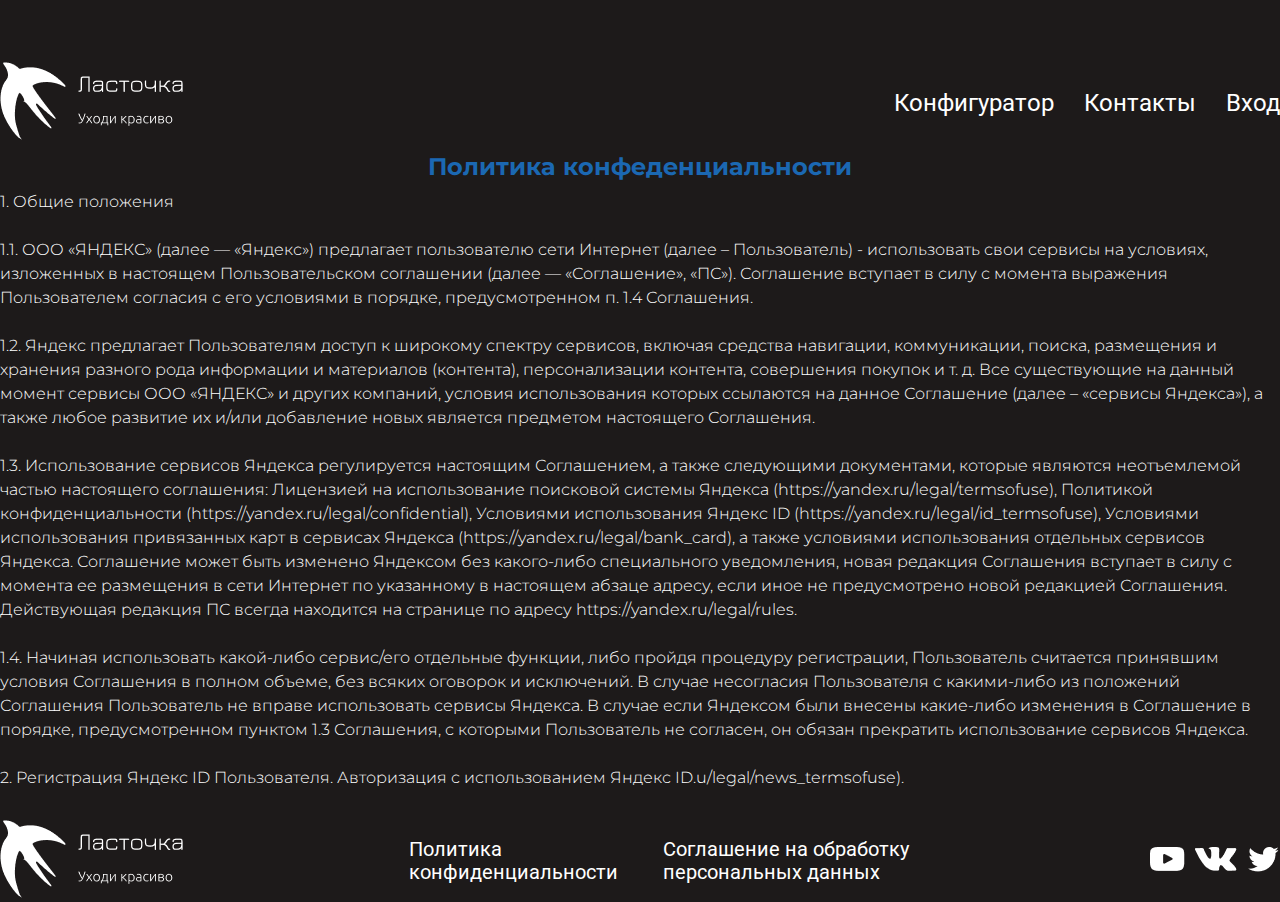
<file: privace.html>
<!DOCTYPE html>
<html lang="en">
<head>
    <meta charset="UTF-8">
    <meta http-equiv="X-UA-Compatible" content="IE=edge">
    <meta name="viewport" content="width=device-width, initial-scale=1.0">
    <link rel="stylesheet" href="scss/style.css">
    <title>Похоронное агенство</title>
    <link rel="preconnect" href="https://fonts.googleapis.com">
    <link rel="preconnect" href="https://fonts.gstatic.com" crossorigin>
    <link href="https://fonts.googleapis.com/css2?family=Montserrat:ital,wght@0,100;0,200;0,300;0,400;0,500;0,600;0,700;0,800;0,900;1,100;1,200;1,300;1,400;1,500;1,600;1,700;1,800;1,900&display=swap" rel="stylesheet"> 
</head>
<body class="price__page">

    <nav class="price__nav">
        <div class="">
            <img src="images/navigete/logo_white.png" alt="">
        </div>
        <div class="price__elements">
            <ul>
                <li><a href="">Конфигуратор</a></li>
                <li><a href="">Контакты</a></li>
                <li><a href="">Вход</a></li>
            </ul>
        </div>
    </nav>
    <main class="privace__element">
        <section class="main__promo">
            <h1 class="privace__title">Политика конфеденциальности</h1>
            <p class="privace__text">
                1. Общие положения
                <br>
                <br />
                1.1. ООО «ЯНДЕКС» (далее — «Яндекс») предлагает пользователю сети Интернет (далее – Пользователь) - использовать свои сервисы на условиях, изложенных в настоящем Пользовательском соглашении (далее — «Соглашение», «ПС»). Соглашение вступает в силу с момента выражения Пользователем согласия с его условиями в порядке, предусмотренном п. 1.4 Соглашения.
                <br>
                <br>
                1.2. Яндекс предлагает Пользователям доступ к широкому спектру сервисов, включая средства навигации, коммуникации, поиска, размещения и хранения разного рода информации и материалов (контента), персонализации контента, совершения покупок и т. д. Все существующие на данный момент сервисы ООО «ЯНДЕКС» и других компаний, условия использования которых ссылаются на данное Соглашение (далее – «сервисы Яндекса»), а также любое развитие их и/или добавление новых является предметом настоящего Соглашения.
                <br>
                <br>
                1.3. Использование сервисов Яндекса регулируется настоящим Соглашением, а также следующими документами, которые являются неотъемлемой частью настоящего соглашения: Лицензией на использование поисковой системы Яндекса (https://yandex.ru/legal/termsofuse), Политикой конфиденциальности (https://yandex.ru/legal/confidential), Условиями использования Яндекс ID (https://yandex.ru/legal/id_termsofuse), Условиями использования привязанных карт в сервисах Яндекса (https://yandex.ru/legal/bank_card), а также условиями использования отдельных сервисов Яндекса. Соглашение может быть изменено Яндексом без какого-либо специального уведомления, новая редакция Соглашения вступает в силу с момента ее размещения в сети Интернет по указанному в настоящем абзаце адресу, если иное не предусмотрено новой редакцией Соглашения. Действующая редакция ПС всегда находится на странице по адресу https://yandex.ru/legal/rules.
                <br>
                <br>
                1.4. Начиная использовать какой-либо сервис/его отдельные функции, либо пройдя процедуру регистрации, Пользователь считается принявшим условия Соглашения в полном объеме, без всяких оговорок и исключений. В случае несогласия Пользователя с какими-либо из положений Соглашения Пользователь не вправе использовать сервисы Яндекса. В случае если Яндексом были внесены какие-либо изменения в Соглашение в порядке, предусмотренном пунктом 1.3 Соглашения, с которыми Пользователь не согласен, он обязан прекратить использование сервисов Яндекса.
                <br>
                <br>
                2. Регистрация Яндекс ID Пользователя. Авторизация с использованием Яндекс ID.u/legal/news_termsofuse).
            </p>
        </section>
    </main>
    <footer>
        <div class="footer__logo">
            <img src="images/navigete/logo_white.png" alt="">
        </div>
        <div class="footer__link">
            <p><a href="#">Политика конфиденциальности</a></p>
            <p><a href="#">Соглашение на обработку персональных данных </a></p>
        </div>
        <div class="footer__img">
            <div class="footer__icons"><img src="images/footer/iconYouTube 1.png" alt=""></div>
            <div class="footer__icons"><img src="images/footer/iconVK 1.png" alt=""></div>
            <div class="footer__icons"><img src="images/footer/iconTwitter 1.png" alt=""></div>
        </div>
    </footer>

</body>
</html>
</file>
<file: scss/index.css>
@import url("https://fonts.googleapis.com/css2?family=Montserrat:ital,wght@0,100;0,200;0,300;0,400;0,500;0,600;0,700;0,800;0,900;1,100;1,200;1,300;1,400;1,500;1,600;1,700;1,800;1,900&display=swap");
@import url("https://fonts.googleapis.com/css2?family=Montserrat:ital,wght@0,100;0,200;0,300;0,400;0,500;0,600;0,700;0,800;0,900;1,100;1,200;1,300;1,400;1,500;1,600;1,700;1,800;1,900&family=Roboto:ital,wght@0,100;0,300;0,400;0,500;0,700;0,900;1,100;1,300;1,400;1,500;1,700;1,900&display=swap");
* {
  padding: 0;
  margin: 0;
  transition: 0.125;
}

body {
  width: var(--width);
  font-family: "Poppins", sans-serif;
  font-style: normal;
  font-weight: 600;
  margin: 0 auto;
  background: #1D1A1A;
}

header {
  height: 100vh;
  background-image: url("../images/navigete/bg.png");
  background-size: 100% auto;
}

.container {
  max-width: 1440px;
  margin: 0 auto;
}

.price__nav {
  display: flex;
  padding-top: 62px;
  justify-content: space-between;
}
.price__elements > ul {
  display: flex;
}
.price__elements {
  display: flex;
  align-items: center;
}
.price__elements > ul > li {
  display: flex;
  list-style-type: none;
  margin-left: 30px;
}
.price__elements > ul > li > a {
  font-family: "Roboto";
  font-style: normal;
  font-weight: 400;
  font-size: 24px;
  line-height: 28px;
  color: #FFFFFF;
  text-decoration: none;
}

.nav__title {
  font-family: "Montserrat";
  font-style: normal;
  font-weight: 800;
  font-size: 37px;
  line-height: 32px;
  text-align: center;
  color: white;
  margin-top: 15%;
}

.form {
  display: flex;
  height: 70%;
  justify-content: center;
  align-items: center;
}
.form__element {
  max-width: 411px;
  width: 100%;
  max-height: 350px;
  height: 100%;
  background: #979797;
}
.form__select {
  display: flex;
  padding-top: 6px;
  padding-right: 15px;
}
.form__select > p {
  padding-left: 5px;
  font-family: "Roboto";
  font-style: normal;
  font-weight: 400;
  font-size: 16px;
  line-height: 19px;
  color: black;
}
.form__select > img {
  height: 16px;
  width: 16px;
}
.form__select > input {
  font-family: "Roboto";
  font-style: normal;
  font-weight: 400;
  font-size: 16px;
  line-height: 19px;
}
.form__title {
  width: 100%;
  height: 58px;
  background-color: #1B68B2;
  display: flex;
  justify-content: center;
  align-items: center;
}
.form__title > h1 {
  text-align: center;
  font-family: "Montserrat";
  font-style: normal;
  font-weight: 700;
  font-size: 20px;
  line-height: 24px;
  color: #FFFFFF;
}
.form__input {
  background: #FFFFFF;
  border: 1px solid rgba(0, 0, 0, 0.1);
  box-shadow: 0px 2px 2px rgba(0, 0, 0, 0.05);
  border-radius: 5px;
  display: flex;
  padding: 5px;
  height: 30px;
  width: 350px;
}
.form__input-ci {
  margin-top: 47px;
}
.form__input > input {
  background: #FFFFFF;
  border: none;
}
.form__button {
  width: 240px;
  height: 48px;
  background: #1B68B2;
  border-radius: 5px;
  border-color: none;
  font-family: "Montserrat";
  font-style: normal;
  font-weight: 400;
  font-size: 16px;
  line-height: 16px;
  color: #FFFFFF;
  border: none;
}
.form__night-button {
  padding: 20px;
  text-align: center;
  margin-top: 60px;
}
.form__night-button-ci {
  margin-top: 30px;
}
.form__values {
  text-align: center;
  margin-top: 11px;
}
.form__phone {
  display: flex;
  justify-content: space-evenly;
  margin-top: 8%;
}

input::-moz-placeholder {
  font-family: "Roboto";
  font-style: normal;
  font-weight: 400;
  font-size: 16px;
  line-height: 19px;
  color: rgba(0, 0, 0, 0.4);
}

input::placeholder {
  font-family: "Roboto";
  font-style: normal;
  font-weight: 400;
  font-size: 16px;
  line-height: 19px;
  color: rgba(0, 0, 0, 0.4);
}

.form__submits > button {
  width: 252px;
  height: 51px;
  background: #1B68B2;
  border-radius: 33px;
  border-color: none;
  border: none;
  font-family: "Inter";
  font-style: normal;
  font-weight: 400;
  font-size: 22px;
  line-height: 27px;
  color: #FFFFFF;
}

.promos {
  display: flex;
  margin-top: 45px;
  margin-bottom: 45px;
}
.promos__text {
  width: 406px;
  height: 127px;
  text-align: center;
  margin: 0 auto;
  margin-top: 7%;
}
.promos__text h5 {
  font-family: "Roboto Condensed";
  font-style: normal;
  font-weight: 300;
  font-size: 36px;
  color: #FFFFFF;
}
.promos button {
  width: 247px;
  height: 51px;
  background: #1B68B2;
  border-radius: 33px;
  font-family: "Inter";
  font-style: normal;
  font-weight: 400;
  font-size: 22px;
  line-height: 27px;
  color: #FFFFFF;
  margin-top: 30px;
  border: none;
}

.vip {
  background-image: url("../images/index/3.png");
  background-size: 100% auto;
  height: 655px;
  width: 100%;
}
.vip__title {
  font-family: "Roboto Slab";
  font-style: normal;
  font-weight: 500;
  font-size: 64px;
  line-height: 84px;
  text-align: center;
  color: #FFFFFF;
  padding-top: 30px;
}
.vip__setka {
  display: flex;
  justify-content: space-evenly;
  margin-top: 55px;
}
.vip__text {
  max-width: 400px;
  margin: auto 0 auto;
}
.vip__text h5 {
  font-family: "Roboto";
  font-style: normal;
  font-weight: 400;
  font-size: 40px;
  line-height: 47px;
  display: flex;
  align-items: center;
  color: #FFFFFF;
}
.vip__text p {
  font-family: "Roboto Slab";
  font-style: normal;
  font-weight: 400;
  font-size: 24px;
  line-height: 32px;
  color: #FFFFFF;
}

.nogi {
  margin-top: 45px;
  margin-bottom: 45px;
}
.nogi__setka {
  display: flex;
  justify-content: center;
}
.nogi__left {
  width: 488px;
  height: 234px;
  margin: auto 0 auto;
  text-align: center;
}
.nogi__left h1 {
  font-family: "Roboto Condensed";
  font-style: normal;
  font-weight: 500;
  font-size: 41px;
  line-height: 48px;
  text-align: center;
  color: #FFFFFF;
}
.nogi__left p {
  font-family: "Roboto Condensed";
  font-style: normal;
  font-weight: 300;
  font-size: 36px;
  line-height: 42px;
  text-align: center;
  color: #FFFFFF;
}
.nogi button {
  margin-top: 25px;
  width: 252px;
  height: 51px;
  background: #1B68B2;
  border-radius: 33px;
  border-color: none;
  border: none;
  font-family: "Inter";
  font-style: normal;
  font-weight: 400;
  font-size: 22px;
  line-height: 27px;
  color: #FFFFFF;
  text-align: center;
}

.contact {
  margin-top: 45px;
  margin-bottom: 40px;
}
.contact__title {
  text-align: center;
  font-family: "Montserrat";
  font-style: normal;
  font-weight: 700;
  font-size: 24px;
  line-height: 29px;
  color: #1B68B2;
  margin-top: 10px;
  margin-bottom: 30px;
}
.contact__setka {
  display: flex;
  justify-content: center;
}
.contact__info {
  width: 280px;
  padding-right: 20px;
}
.contact__ul {
  font-family: "Montserrat";
  font-style: normal;
  font-weight: 700;
  font-size: 16px;
  line-height: 24px;
  color: #FFFFFF;
}
.contact__li {
  margin-left: 15px;
  font-family: "Montserrat";
  font-style: normal;
  font-weight: 400;
  font-size: 16px;
  line-height: 24px;
  color: #FFFFFF;
}
.contact__info {
  display: flex;
}
footer {
  display: flex;
  justify-content: space-between;
  align-items: center;
}

.footer__link {
  display: flex;
}
.footer__link > p {
  max-width: 254px;
  width: 100%;
}
.footer__link > p > a {
  color: #FFFFFF;
  text-align: left;
  text-decoration: none;
  font-family: "Roboto";
  font-style: normal;
  font-weight: 400;
  font-size: 20px;
  line-height: 23px;
  color: #FFFFFF;
}
.footer__link-active > p > a {
  text-decoration: none;
  font-family: "Roboto";
  font-style: normal;
  font-weight: 400;
  font-size: 20px;
  line-height: 23px;
  color: #FFFFFF;
}
.footer__img {
  display: flex;
}
.footer__icons {
  margin-left: 10px;
}/*# sourceMappingURL=index.css.map */
</file>
<file: scss/configurator.css>
@import url("https://fonts.googleapis.com/css2?family=Montserrat:ital,wght@0,100;0,200;0,300;0,400;0,500;0,600;0,700;0,800;0,900;1,100;1,200;1,300;1,400;1,500;1,600;1,700;1,800;1,900&display=swap");
@import url("https://fonts.googleapis.com/css2?family=Montserrat:ital,wght@0,100;0,200;0,300;0,400;0,500;0,600;0,700;0,800;0,900;1,100;1,200;1,300;1,400;1,500;1,600;1,700;1,800;1,900&family=Roboto:ital,wght@0,100;0,300;0,400;0,500;0,700;0,900;1,100;1,300;1,400;1,500;1,700;1,900&display=swap");
* {
  padding: 0;
  margin: 0;
  transition: 0.125;
}

body {
  width: var(--width);
  font-family: "Poppins", sans-serif;
  font-style: normal;
  font-weight: 600;
  max-width: 1440px;
  margin: 0 auto;
  background-color: #1D1A1A;
  height: 100vh;
}

footer {
  display: flex;
  justify-content: space-between;
  align-items: center;
  position: fixed;
  left: 0;
  right: 0;
  bottom: 0;
  margin-left: auto;
  margin-right: auto;
  background-color: #252525;
  padding-left: 300px;
  padding-right: 300px;
}

.footer__link {
  display: flex;
}
.footer__link > p {
  max-width: 254px;
  width: 100%;
}
.footer__link > p > a {
  color: #FFFFFF;
  text-align: left;
  text-decoration: none;
  font-family: "Roboto";
  font-style: normal;
  font-weight: 400;
  font-size: 20px;
  line-height: 23px;
  color: #FFFFFF;
}
.footer__link-active > p > a {
  text-decoration: none;
  font-family: "Roboto";
  font-style: normal;
  font-weight: 400;
  font-size: 20px;
  line-height: 23px;
  color: #FFFFFF;
}
.footer__img {
  display: flex;
}
.footer__icons {
  margin-left: 10px;
}

.configurator {
  display: flex;
}
.configurator__left {
  padding: 50px;
}
.configurator__text {
  padding-top: 40px;
  font-family: "Roboto";
  font-style: normal;
  font-weight: 400;
  font-size: 24px;
  line-height: 28px;
  color: #FFFFFF;
}
.configurator__right {
  width: 500px;
  margin-top: 40px;
}

.navigate {
  display: flex;
  justify-content: space-between;
  min-width: 500px;
  align-items: center;
}
.navigate__link a {
  font-family: "Roboto";
  font-style: normal;
  font-weight: 400;
  font-size: 24px;
  line-height: 28px;
  display: flex;
  align-items: center;
  color: #FFFFFF;
  text-decoration: none;
}

form {
  padding: 30px;
  position: relative;
  width: 500px;
  background: #FFFFFF;
  box-shadow: 0px 6px 30px rgba(0, 0, 0, 0.1);
  border-radius: 8px;
  margin-bottom: 89px;
}
form h1 {
  font-family: "Open Sans";
  font-style: normal;
  font-weight: 600;
  font-size: 24px;
  line-height: 33px;
  color: rgba(0, 0, 0, 0.65);
}
form p {
  font-family: "Open Sans";
  font-style: normal;
  font-weight: 400;
  font-size: 14px;
  line-height: 150%;
  color: rgba(0, 0, 0, 0.85);
}

.grob__title {
  margin-top: 30px;
  font-family: "Open Sans";
  font-style: normal;
  font-weight: 600;
  font-size: 16px;
  line-height: 20px;
  color: rgba(0, 0, 0, 0.85);
  margin-bottom: 25px;
}

.grob__select-se {
  height: 60px;
  background: #F0F7FD;
  border: 2px solid #3C93E4;
  border-radius: 2px;
  padding: 6px;
  display: flex;
  align-items: center;
}
.grob__select-se img {
  width: 48px;
  height: 48px;
  margin-right: 10px;
}
.grob__select-se h4 {
  font-family: "Open Sans";
  font-style: normal;
  font-weight: 600;
  font-size: 14px;
  line-height: 20px;
  color: #3C93E4;
}
.grob__select-se p {
  font-family: "Open Sans";
  font-style: normal;
  font-weight: 400;
  font-size: 10px;
  line-height: 9px;
  color: #000000;
}

.grob__select {
  margin-top: 10px;
  height: 60px;
  background: #FFFFFF;
  border: 1px solid rgba(0, 0, 0, 0.125);
  border-radius: 2px;
  padding: 6px;
  display: flex;
  align-items: center;
}
.grob__select img {
  width: 48px;
  height: 48px;
  margin-right: 10px;
}
.grob__select h4 {
  font-family: "Open Sans";
  font-style: normal;
  font-weight: 400;
  font-size: 14px;
  line-height: 20px;
  color: rgba(0, 0, 0, 0.85);
}
.grob__select p {
  font-family: "Open Sans";
  font-style: normal;
  font-weight: 400;
  font-size: 10px;
  line-height: 9px;
  color: #000000;
}

.stol__element {
  display: flex;
  justify-content: space-between;
  align-items: center;
}
.stol__text {
  font-family: "Open Sans";
  font-style: normal;
  font-weight: 600;
  font-size: 16px;
  line-height: 20px;
  color: rgba(0, 0, 0, 0.85);
}

.meet__switcher {
  display: flex;
  justify-content: space-between;
}

.lejanka__mesto {
  display: flex;
  justify-content: space-around;
}

.pamatnik__imgs {
  display: flex;
  justify-content: space-between;
}

.textura__list {
  display: grid;
  grid-template-rows: 1fr 1fr 1fr;
  grid-template-columns: 1fr 1fr 1fr 1fr 1fr 1fr 1fr;
}

button {
  width: 154px;
  height: 48px;
  background: #1B68B2;
  border: none;
  font-family: "Open Sans";
  font-style: normal;
  font-weight: 600;
  font-size: 14px;
  line-height: 20px;
  color: #FFFFFF;
}/*# sourceMappingURL=configurator.css.map */
</file>
<file: scss/lk.css>
@import url("https://fonts.googleapis.com/css2?family=Montserrat:ital,wght@0,100;0,200;0,300;0,400;0,500;0,600;0,700;0,800;0,900;1,100;1,200;1,300;1,400;1,500;1,600;1,700;1,800;1,900&display=swap");
@import url("https://fonts.googleapis.com/css2?family=Montserrat:ital,wght@0,100;0,200;0,300;0,400;0,500;0,600;0,700;0,800;0,900;1,100;1,200;1,300;1,400;1,500;1,600;1,700;1,800;1,900&family=Roboto:ital,wght@0,100;0,300;0,400;0,500;0,700;0,900;1,100;1,300;1,400;1,500;1,700;1,900&display=swap");
* {
  padding: 0;
  margin: 0;
  transition: 0.125;
}

html {
  min-height: 100%;
  height: 100%;
}

body {
  width: var(--width);
  font-family: "Poppins", sans-serif;
  font-style: normal;
  font-weight: 600;
  margin: 0 auto;
  min-height: 100%;
  height: 100%;
}

.container {
  height: 100%;
  display: flex;
}

.nav {
  background-color: #979797;
  padding: 30px;
}
.nav__account {
  margin-top: 25px;
}
.nav__account > img {
  display: block;
  margin: auto;
}
.nav__account > h4 {
  margin-left: 30px;
  text-align: center;
  margin-top: 10px;
  font-family: "Montserrat";
  font-style: normal;
  font-weight: 500;
  font-size: 24px;
  line-height: 29px;
  color: #000000;
}
.nav__element > ul > li {
  list-style-type: none;
  display: flex;
  padding-top: 10px;
}
.nav__element > ul > li > img {
  margin-right: 20px;
  width: 31px;
  height: 31px;
}
.nav__element > ul > li > p > a {
  font-family: "Montserrat";
  font-style: normal;
  font-weight: 400;
  font-size: 20px;
  line-height: 24px;
  color: #000000;
}
.nav__element > ul {
  padding-top: 30px;
  width: -moz-fit-content;
  width: fit-content;
  display: block;
  margin: auto;
}
.nav__active > a {
  font-family: "Montserrat";
  font-style: normal;
  font-weight: 700;
  font-size: 20px;
  line-height: 24px;
  text-decoration-line: underline;
  color: #000000;
}
.nav__logo {
  margin-top: 400px;
}

main {
  width: 100%;
  padding: 30px;
  max-width: 1440px;
}
main__button {
  font-family: "Montserrat";
  font-style: normal;
  font-weight: 700;
  font-size: 24px;
  line-height: 29px;
  color: #0E3981;
}

.main__title {
  font-family: "Montserrat";
  font-style: normal;
  font-weight: 800;
  font-size: 16px;
  line-height: 20px;
  color: #000000;
  margin-left: 20px;
}

.angry-grid {
  display: grid;
  grid-template-rows: 1fr 1fr 1fr;
  grid-template-columns: 1fr 1fr 1fr 1fr 1fr;
  gap: 0px;
  height: 100%;
}

#item-0 {
  grid-row-start: 1;
  grid-column-start: 1;
  grid-row-end: 3;
  grid-column-end: 2;
  padding: 20px;
}

#item-1 {
  grid-row-start: 1;
  grid-column-start: 2;
  grid-row-end: 3;
  grid-column-end: 3;
  padding: 20px;
}

#item-2 {
  grid-row-start: 1;
  grid-column-start: 3;
  grid-row-end: 3;
  grid-column-end: 4;
  padding: 20px;
}

.angry__input {
  width: 206px;
  background: #EFEFEF;
  border: 2px solid #0E3981;
  box-shadow: 0px 0px 400px #D9D9D9, 0px 0px 432px #D9D9D9, 0px 0px 252px #D9D9D9, 0px 0px 126px #D9D9D9, 0px 0px 36px #D9D9D9, 0px 0px 18px #D9D9D9;
  border-radius: 5px;
  height: 51px;
  padding-left: 20px;
  margin-bottom: 39px;
}

.angry__input::-moz-placeholder {
  padding: 10px;
  font-family: "Inter";
  font-style: normal;
  font-weight: 400;
  font-size: 14px;
  line-height: 17px;
  color: #000000;
  opacity: 0.7;
}

.angry__input::placeholder {
  padding: 10px;
  font-family: "Inter";
  font-style: normal;
  font-weight: 400;
  font-size: 14px;
  line-height: 17px;
  color: #000000;
  opacity: 0.7;
}

.main__submit {
  display: flex;
  justify-content: right;
}
.main__line {
  display: flex;
  justify-content: right;
}

.button {
  width: 189px;
  height: 51px;
  background: #1B68B2;
  border-radius: 33px;
  border: none;
  font-family: "Inter";
  font-style: normal;
  font-weight: 400;
  font-size: 22px;
  line-height: 27px;
  color: #FFFFFF;
}

table {
  margin-left: 20px;
  margin-top: 10px;
  height: 467px;
  border-collapse: collapse;
  border: 0.9px solid #1B68B2;
}
table tr > th {
  font-family: "Montserrat";
  font-style: normal;
  font-weight: 400;
  font-size: 16px;
  line-height: 20px;
  color: #000000;
  padding: 10px;
  border: 0.9px solid #1B68B2;
}

.price__pascal {
  background: #FFFFFF;
  box-shadow: 0px 4px 30px rgba(27, 104, 178, 0.15);
  border-radius: 5px;
  width: 263.08px;
}
.price__title {
  background: #1B68B2;
  border-radius: 5px;
  width: 263px;
  height: 86px;
  display: flex;
  justify-content: center;
  align-self: center;
  align-items: center;
}
.price__title h3 {
  font-family: "Montserrat";
  font-style: normal;
  font-weight: 700;
  font-size: 20px;
  line-height: 24px;
  color: #FFFFFF;
}
.price__special {
  background: #1B68B2;
  border-radius: 5px;
  height: 14px;
  width: 14px;
  display: list-item;
  margin-right: 15px;
}
.price__elem {
  display: flex;
  align-items: center;
  font-family: "Montserrat";
  font-style: normal;
  font-weight: 400;
  font-size: 16px;
  line-height: 28px;
  color: #000000;
}
.price__list {
  padding: 15px;
}
.price__list li {
  list-style-type: none;
  display: flex;
}
.price__card button {
  width: 263.08px;
  height: 64.64px;
  font-family: "Montserrat";
  font-style: normal;
  font-weight: 700;
  font-size: 18px;
  line-height: 22px;
  color: #1B68B2;
  border: 1px solid #1B68B2;
  border-radius: 5px;
  background-color: white;
  margin-top: 20px;
  margin-bottom: 20px;
}
.price__setka {
  display: grid;
  grid-template-columns: 300px 300px 300px;
}/*# sourceMappingURL=lk.css.map */
</file>
<file: scss/login.css>
@import url("https://fonts.googleapis.com/css2?family=Montserrat:ital,wght@0,100;0,200;0,300;0,400;0,500;0,600;0,700;0,800;0,900;1,100;1,200;1,300;1,400;1,500;1,600;1,700;1,800;1,900&display=swap");
@import url("https://fonts.googleapis.com/css2?family=Montserrat:ital,wght@0,100;0,200;0,300;0,400;0,500;0,600;0,700;0,800;0,900;1,100;1,200;1,300;1,400;1,500;1,600;1,700;1,800;1,900&family=Roboto:ital,wght@0,100;0,300;0,400;0,500;0,700;0,900;1,100;1,300;1,400;1,500;1,700;1,900&display=swap");
* {
  padding: 0;
  margin: 0;
  transition: 0.125;
}

html {
  min-height: 100%;
  height: 100%;
}

body {
  width: var(--width);
  font-family: "Poppins", sans-serif;
  font-style: normal;
  font-weight: 600;
  max-width: 1440px;
  margin: 0 auto;
  background: #1D1A1A;
  min-height: 100%;
  height: 100%;
}

.container {
  height: 100%;
}

.nav {
  display: flex;
  justify-content: space-between;
  padding-top: 30px;
}

.nav__link > p > a {
  font-family: "Roboto";
  font-style: normal;
  font-weight: 400;
  font-size: 24px;
  line-height: 28px;
  color: #FFFFFF;
  text-decoration: none;
}

.form {
  display: flex;
  height: 70%;
  justify-content: center;
  align-items: center;
}
.form__element {
  max-width: 411px;
  width: 100%;
  max-height: 350px;
  height: 100%;
  background: #979797;
}
.form__select {
  display: flex;
  padding-top: 6px;
  padding-right: 15px;
}
.form__select > p {
  padding-left: 5px;
  font-family: "Roboto";
  font-style: normal;
  font-weight: 400;
  font-size: 16px;
  line-height: 19px;
}
.form__select > img {
  height: 16px;
  width: 16px;
}
.form__select > input {
  font-family: "Roboto";
  font-style: normal;
  font-weight: 400;
  font-size: 16px;
  line-height: 19px;
}
.form__title {
  width: 100%;
  height: 58px;
  background-color: #1B68B2;
  display: flex;
  justify-content: center;
  align-items: center;
}
.form__title > h1 {
  text-align: center;
  font-family: "Montserrat";
  font-style: normal;
  font-weight: 700;
  font-size: 20px;
  line-height: 24px;
  color: #FFFFFF;
}
.form__input {
  background: #FFFFFF;
  border: 1px solid rgba(0, 0, 0, 0.1);
  box-shadow: 0px 2px 2px rgba(0, 0, 0, 0.05);
  border-radius: 5px;
  display: flex;
  padding: 5px;
  height: 30px;
  width: 350px;
  margin-top: 60px;
  margin-left: auto;
  margin-right: auto;
}
.form__input-ci {
  margin-top: 47px;
}
.form__input > input {
  background: #FFFFFF;
  border: none;
}
.form__button {
  width: 240px;
  height: 48px;
  background: #1B68B2;
  border-radius: 5px;
  border-color: none;
  font-family: "Montserrat";
  font-style: normal;
  font-weight: 400;
  font-size: 16px;
  line-height: 16px;
  color: #FFFFFF;
  border: none;
}
.form__night-button {
  padding: 20px;
  text-align: center;
  margin-top: 60px;
}
.form__night-button-ci {
  margin-top: 30px;
}
.form__values {
  text-align: center;
  margin-top: 11px;
}

input::-moz-placeholder {
  font-family: "Roboto";
  font-style: normal;
  font-weight: 400;
  font-size: 16px;
  line-height: 19px;
  color: rgba(0, 0, 0, 0.4);
}

input::placeholder {
  font-family: "Roboto";
  font-style: normal;
  font-weight: 400;
  font-size: 16px;
  line-height: 19px;
  color: rgba(0, 0, 0, 0.4);
}

.input__code {
  background: #D9D9D9;
  border-radius: 8px;
  height: 42px;
  width: 340px;
  padding-left: 20px;
}

.input__code::-moz-placeholder {
  font-family: "Roboto";
  font-style: normal;
  font-weight: 400;
  font-size: 16px;
  line-height: 19px;
  color: rgba(0, 0, 0, 0.4);
  padding-left: 20px;
  left: 20px;
}

.input__code::placeholder {
  font-family: "Roboto";
  font-style: normal;
  font-weight: 400;
  font-size: 16px;
  line-height: 19px;
  color: rgba(0, 0, 0, 0.4);
  padding-left: 20px;
  left: 20px;
}/*# sourceMappingURL=login.css.map */
</file>
<file: scss/modal.css>
@import url("https://fonts.googleapis.com/css2?family=Montserrat:ital,wght@0,100;0,200;0,300;0,400;0,500;0,600;0,700;0,800;0,900;1,100;1,200;1,300;1,400;1,500;1,600;1,700;1,800;1,900&display=swap");
@import url("https://fonts.googleapis.com/css2?family=Montserrat:ital,wght@0,100;0,200;0,300;0,400;0,500;0,600;0,700;0,800;0,900;1,100;1,200;1,300;1,400;1,500;1,600;1,700;1,800;1,900&family=Roboto:ital,wght@0,100;0,300;0,400;0,500;0,700;0,900;1,100;1,300;1,400;1,500;1,700;1,900&display=swap");
* {
  padding: 0;
  margin: 0;
  transition: 0.125;
}

html {
  min-height: 100%;
  height: 100%;
}

body {
  width: var(--width);
  font-family: "Poppins", sans-serif;
  font-style: normal;
  font-weight: 600;
  max-width: 1440px;
  margin: 0 auto;
  background: #1D1A1A;
  min-height: 100%;
  height: 100%;
}

.container {
  height: 100%;
  display: flex;
  align-items: center;
  justify-content: center;
}

.modal {
  max-width: 846px;
  width: 100%;
  max-height: 477px;
  height: 100%;
  background: #979797;
}
.modal__title {
  margin-top: 130px;
  font-family: "Montserrat";
  font-style: normal;
  font-weight: 700;
  font-size: 24px;
  line-height: 32px;
  text-align: center;
  color: #000000;
}
.modal__text {
  font-family: "Montserrat";
  font-style: normal;
  font-weight: 400;
  font-size: 24px;
  line-height: 36px;
  text-align: center;
  margin-top: 130px;
}/*# sourceMappingURL=modal.css.map */
</file>
<file: scss/style.css>
@import url("https://fonts.googleapis.com/css2?family=Montserrat:ital,wght@0,100;0,200;0,300;0,400;0,500;0,600;0,700;0,800;0,900;1,100;1,200;1,300;1,400;1,500;1,600;1,700;1,800;1,900&display=swap");
@import url("https://fonts.googleapis.com/css2?family=Montserrat:ital,wght@0,100;0,200;0,300;0,400;0,500;0,600;0,700;0,800;0,900;1,100;1,200;1,300;1,400;1,500;1,600;1,700;1,800;1,900&family=Roboto:ital,wght@0,100;0,300;0,400;0,500;0,700;0,900;1,100;1,300;1,400;1,500;1,700;1,900&display=swap");
* {
  padding: 0;
  margin: 0;
  transition: 0.125;
}

body {
  width: var(--width);
  font-family: "Poppins", sans-serif;
  font-style: normal;
  font-weight: 600;
  max-width: 1440px;
  margin: 0 auto;
}

header {
  height: 100vh;
  background-image: url("../images/navigete/bg.png");
}

.price__page {
  background-color: #1D1A1A;
}

.price__nav {
  display: flex;
  margin-top: 62px;
  justify-content: space-between;
}
.price__elements > ul {
  display: flex;
}
.price__elements {
  display: flex;
  align-items: center;
}
.price__elements > ul > li {
  display: flex;
  list-style-type: none;
  margin-left: 30px;
}
.price__elements > ul > li > a {
  font-family: "Roboto";
  font-style: normal;
  font-weight: 400;
  font-size: 24px;
  line-height: 28px;
  color: #FFFFFF;
  text-decoration: none;
}
.price__main {
  margin-top: 55px;
}
.price__card {
  background: #1D1A1A;
  box-shadow: 0px 4px 30px rgba(27, 104, 178, 0.15);
  border-radius: 10px;
  position: relative;
  display: inline-block;
  margin-right: 20px;
  margin-left: 20px;
}

.orice__line {
  display: flex;
  justify-content: space-between;
}
.orice__price {
  background: #1B68B2;
  border-radius: 10px 10px 0px 0px;
}
.orice__title {
  font-family: "Montserrat";
  font-style: normal;
  font-weight: 700;
  font-size: 24px;
  line-height: 29px;
  text-align: center;
  color: #1D1A1A;
}
.orice__cost {
  font-family: "Montserrat";
  font-style: normal;
  font-weight: 700;
  font-size: 18px;
  line-height: 22px;
  /* identical to box height */
  text-align: center;
  color: #B7DCFF;
}
.orice__list > ul > li {
  text-decoration: none;
  list-style-type: none;
  font-family: "Montserrat";
  font-style: normal;
  font-weight: 400;
  font-size: 14px;
  line-height: 24px;
  color: #FFFFFF;
  margin-left: 25px;
  margin-top: 10px;
  margin-right: 15px;
  display: flex;
  align-items: center;
}
.orice__list > ul > li > span {
  display: block;
  height: 13px;
  width: 13px;
  line-height: 13px;
  border-radius: 30px; /* or 50% */
  background-color: #1B68B2;
  text-align: center;
  font-size: 2em;
  margin-right: 10px;
}
.orice__button {
  background: #1B68B2;
  border-radius: 5px;
  font-family: "Montserrat";
  font-style: normal;
  font-weight: 700;
  font-size: 16px;
  line-height: 20px;
  color: #FFFFFF;
  height: 30px;
  width: 100%;
  cursor: pointer;
  outline: inherit;
  border: none;
  position: absolute;
  bottom: 0;
  height: 52px;
}

table {
  width: 100%;
  border-collapse: collapse;
}

.table__thear {
  background: #1B68B2;
  border-radius: 5px 5px 0px 0px;
  height: 40px;
}
.table__number {
  text-align: center;
}

.promo__title {
  text-align: center;
  font-family: "Montserrat";
  font-style: normal;
  font-weight: 700;
  font-size: 24px;
  line-height: 29px;
  color: #1B68B2;
  padding: 20px;
}
.promo__info {
  display: flex;
  justify-content: space-between;
  margin-top: 30px;
}
.promo__text {
  max-width: 677px;
  width: 100%;
  font-family: "Montserrat";
  font-style: normal;
  font-weight: 300;
  font-size: 16px;
  line-height: 24px;
  color: #FFFDFD;
}

.privace__title {
  font-family: "Montserrat";
  font-style: normal;
  font-weight: 700;
  font-size: 24px;
  line-height: 16px;
  text-align: center;
  margin-top: 15px;
  color: #1B68B2;
}
.privace__text {
  font-family: "Montserrat";
  font-style: normal;
  margin-top: 15px;
  font-weight: 300;
  font-size: 16px;
  line-height: 24px;
  color: #FFFFFF;
  margin-bottom: 30px;
}

footer {
  display: flex;
  justify-content: space-between;
  align-items: center;
}

.footer__link {
  display: flex;
}
.footer__link > p {
  max-width: 254px;
  width: 100%;
}
.footer__link > p > a {
  color: #FFFFFF;
  text-align: left;
  text-decoration: none;
  font-family: "Roboto";
  font-style: normal;
  font-weight: 400;
  font-size: 20px;
  line-height: 23px;
  color: #FFFFFF;
}
.footer__link-active > p > a {
  text-decoration: none;
  font-family: "Roboto";
  font-style: normal;
  font-weight: 400;
  font-size: 20px;
  line-height: 23px;
  color: #FFFFFF;
}
.footer__img {
  display: flex;
}
.footer__icons {
  margin-left: 10px;
}

.activites__block {
  margin-top: 30px;
}

tbody > tr > td {
  font-family: "Montserrat";
  font-style: normal;
  font-weight: 400;
  font-size: 16px;
  line-height: 20px;
  color: #FFFDFD;
  height: 40px;
  border: 0px 0.5px 0.5px 0.5px solid #FFFDFD;
  border-style: solid;
  border-color: #FFFDFD;
  padding-left: 10px;
  padding-right: 10px;
}

.wonderful {
  margin-top: 50px;
  padding: 20px;
  border: 1px solid #E1E1E1;
  border-radius: 10px;
}
.wonderful__text {
  font-family: "Montserrat";
  font-style: normal;
  font-weight: 300;
  font-size: 16px;
  line-height: 24px;
  color: #FFFDFD;
}

.actives {
  display: flex;
  justify-content: space-between;
  margin-top: 40px;
  margin-bottom: 40px;
}
.actives__line {
  display: flex;
  align-items: center;
}
.actives__line img {
  width: 40px;
  height: 40px;
  margin-right: 30px;
}
.actives__title {
  font-family: "Montserrat";
  font-style: normal;
  font-weight: 700;
  font-size: 24px;
  line-height: 29px;
  color: #1B68B2;
}
.actives__block {
  width: 580px;
  padding: 20px;
  border: 1px solid #E1E1E1;
  border-radius: 10px;
}
.actives__texts {
  margin-top: 20px;
  font-family: "Montserrat";
  font-style: normal;
  font-weight: 300;
  font-size: 16px;
  line-height: 24px;
  color: #FFFDFD;
}/*# sourceMappingURL=style.css.map */
</file>
